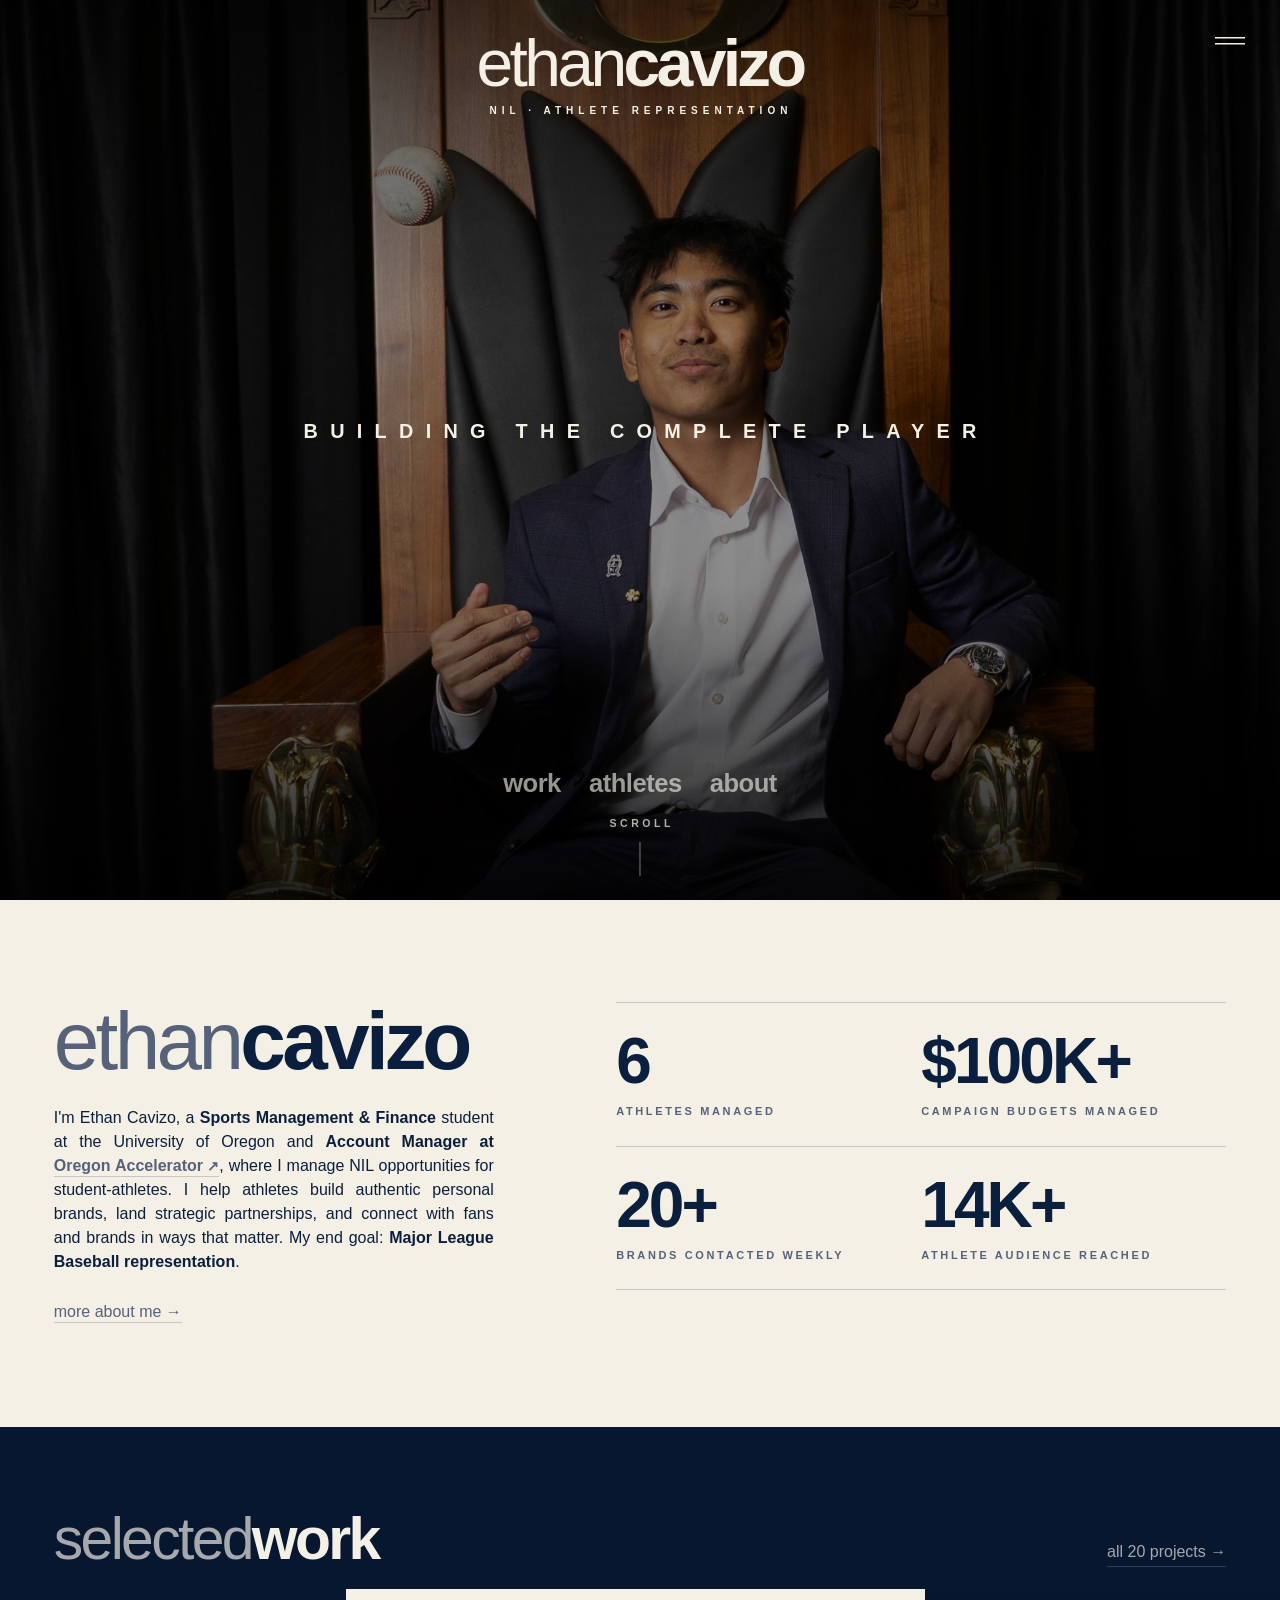
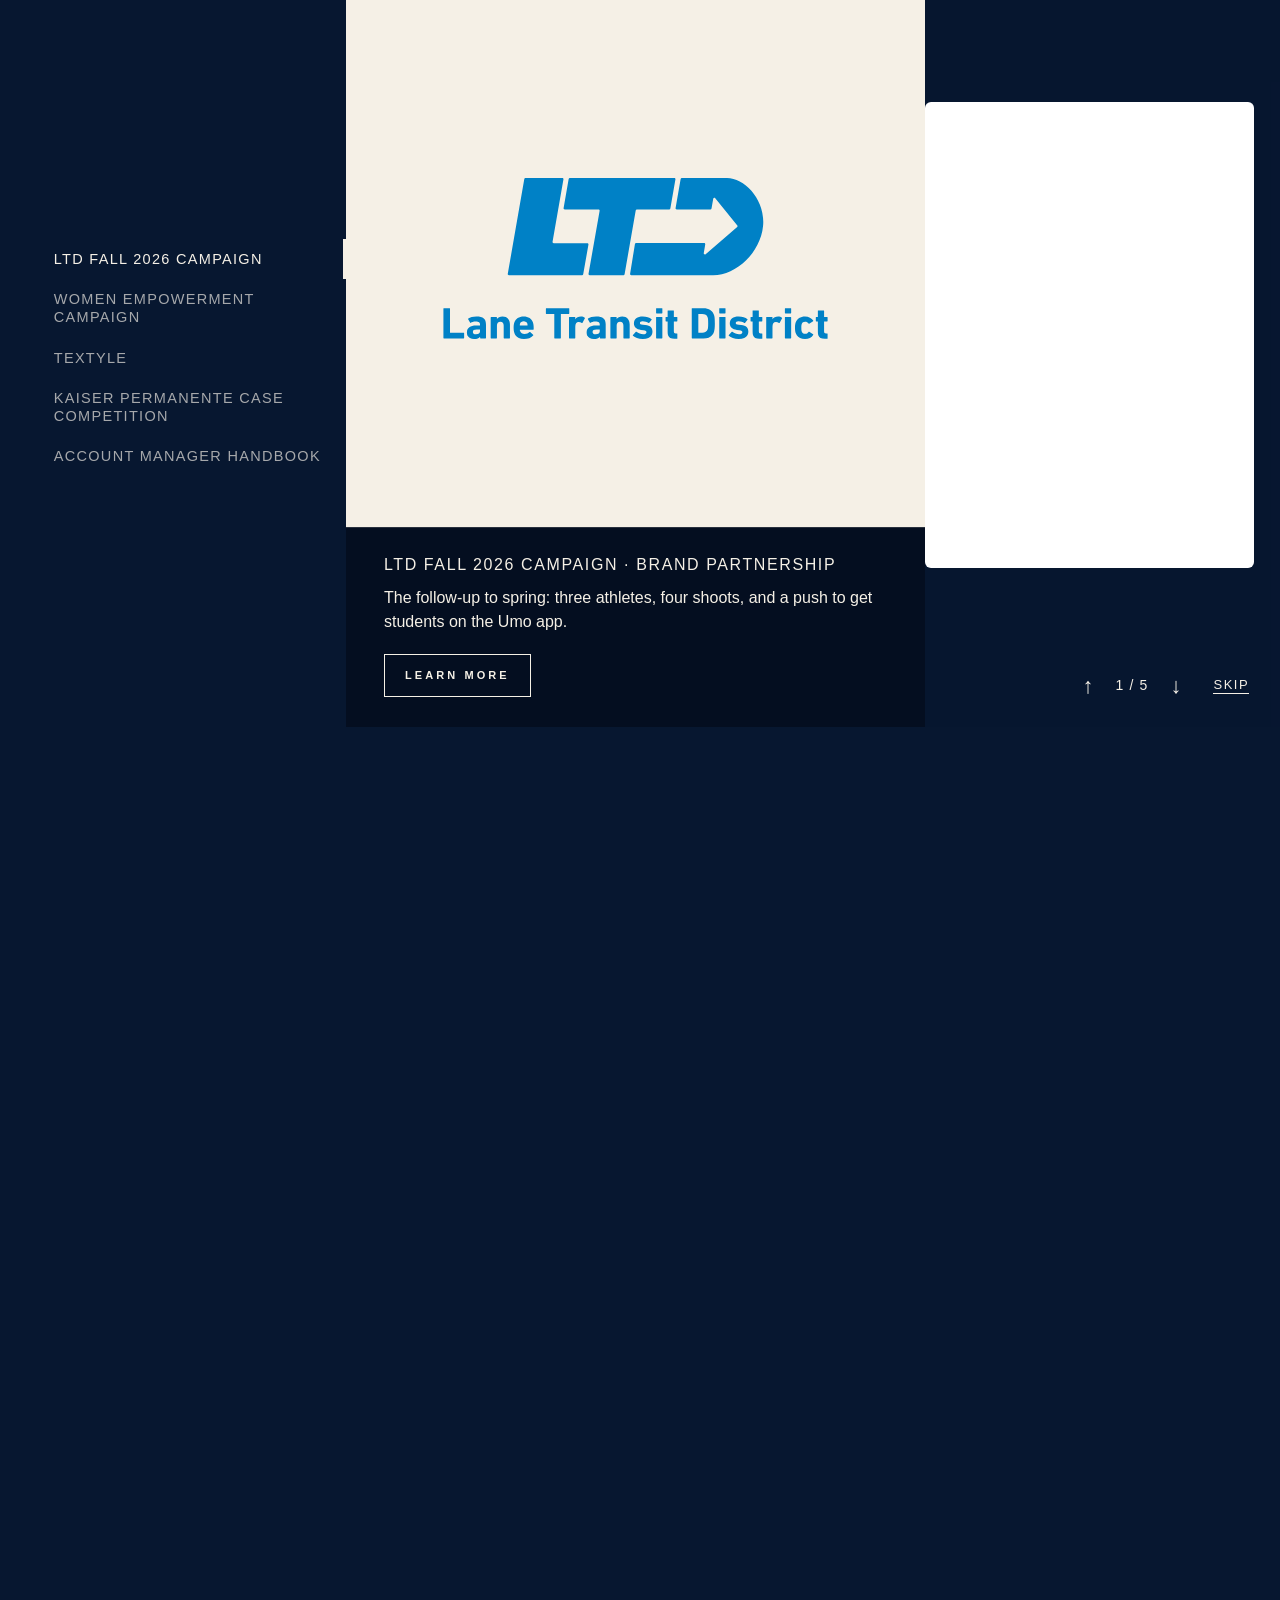
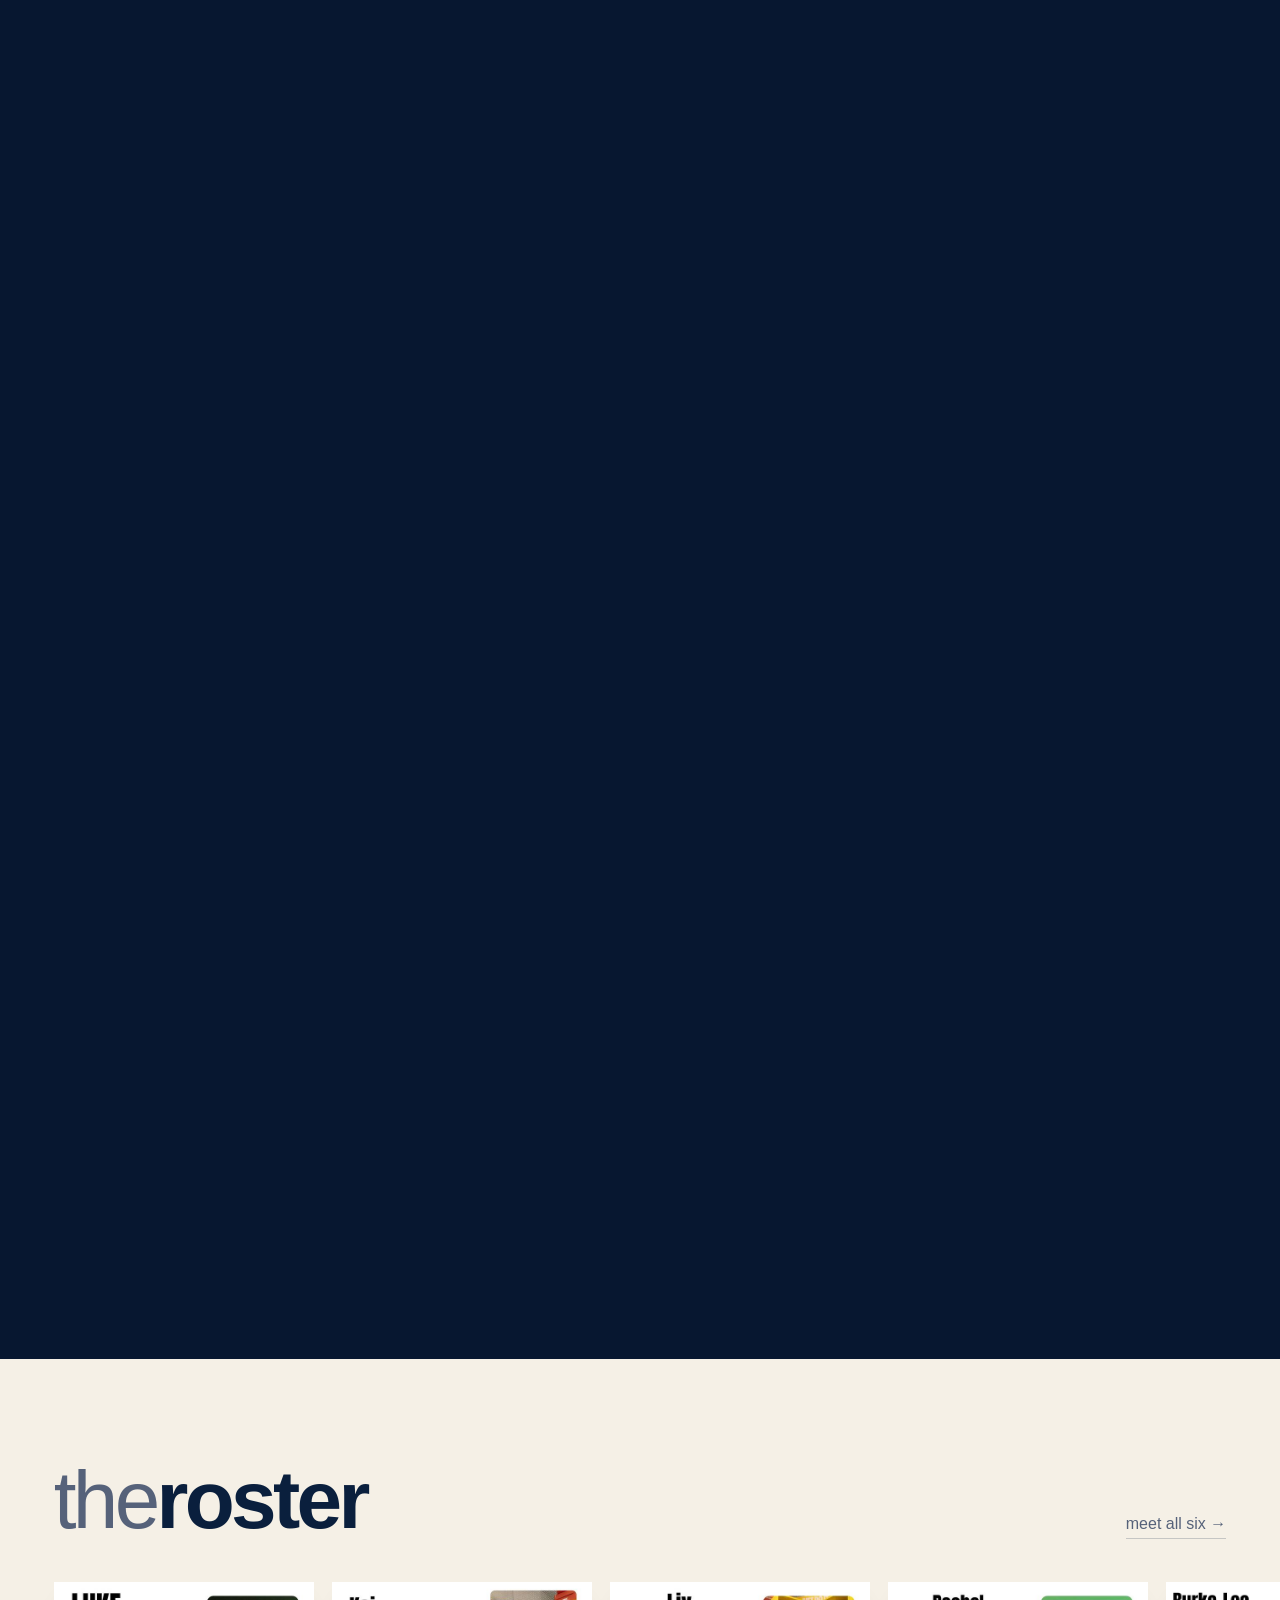
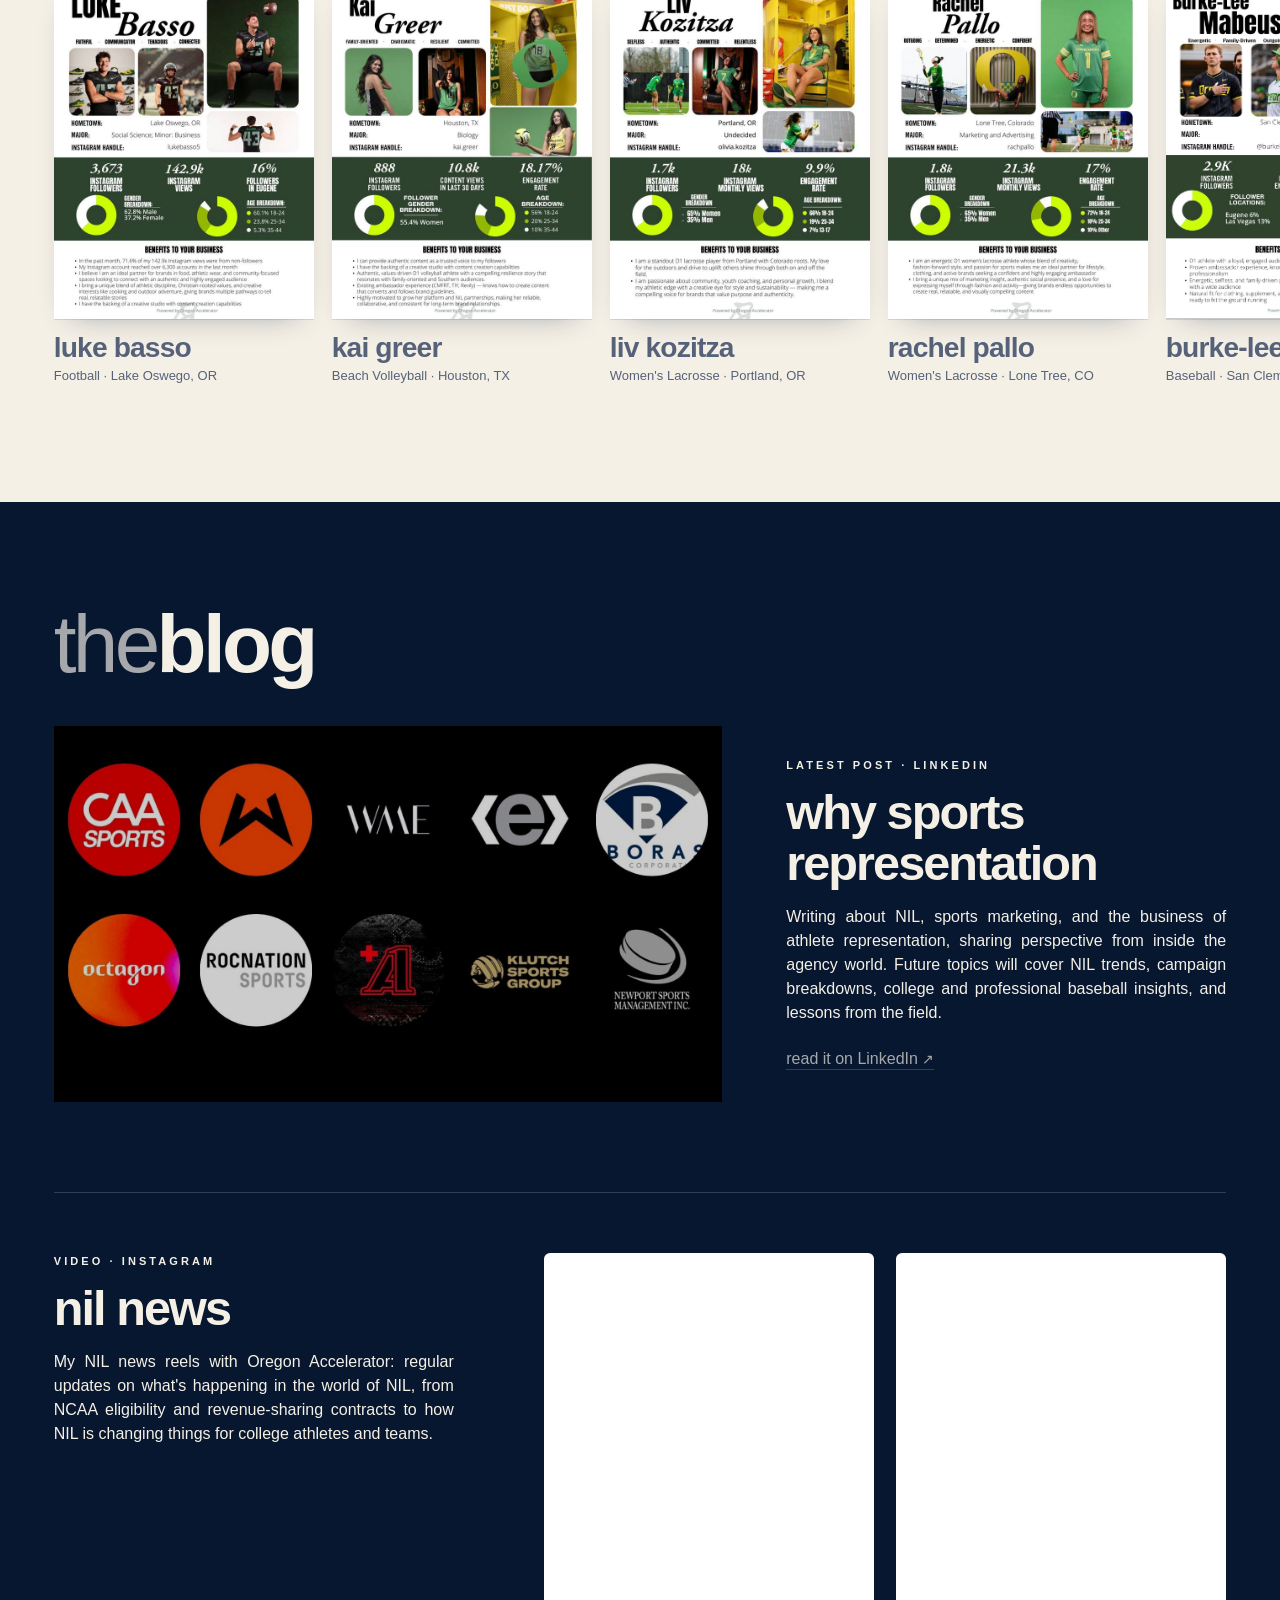
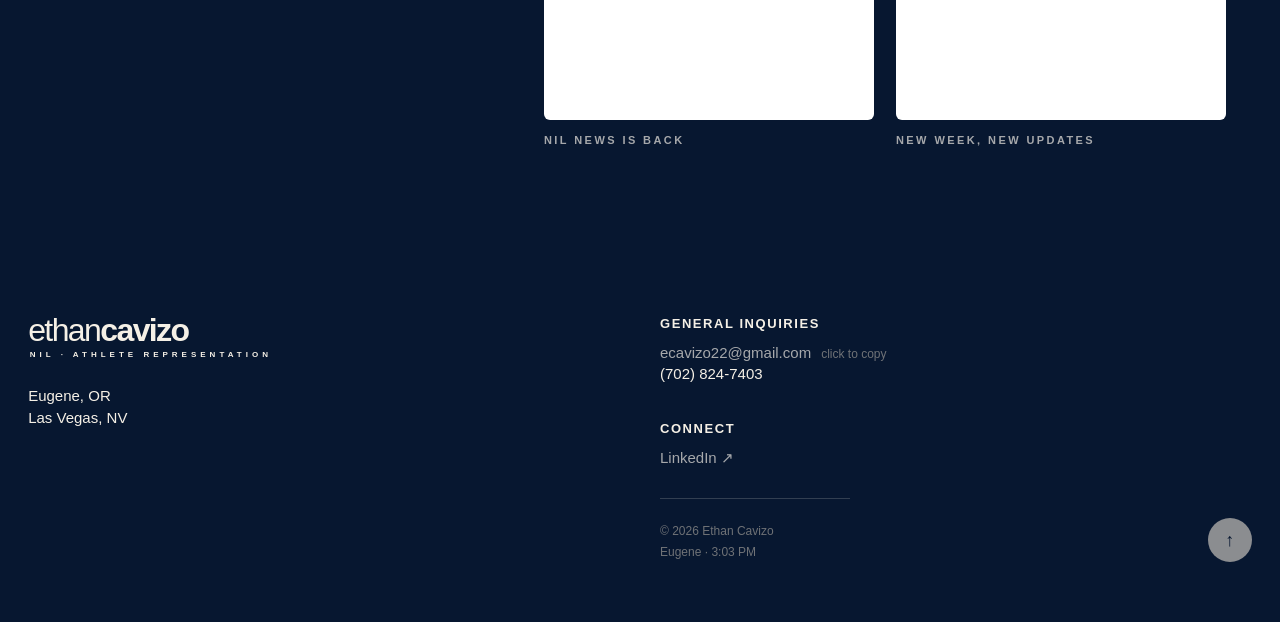
<file: index.html>
<!DOCTYPE html>
<html lang="en">
<head>
<meta charset="UTF-8">
<meta name="viewport" content="width=device-width, initial-scale=1.0">
<title>Ethan Cavizo | NIL & Athlete Representation</title>
<meta name="description" content="Ethan Cavizo is an Account Manager at Oregon Accelerator, managing NIL partnerships for University of Oregon student-athletes.">
<link rel="stylesheet" href="css/style.css?v=48">
</head>
<body data-page="home">

<main>
  <section class="hero">
    <img class="hero-bg" src="assets/img1.jpg" alt="Ethan Cavizo seated in the Oregon throne chair, tossing a baseball">
    <div class="hero-brand">ethan<b>cavizo</b><small>NIL · Athlete Representation</small></div>
    <h1 class="tagline">Building the complete player</h1>
    <nav class="hero-links" aria-label="Sections">
      <a href="work.html">work</a>
      <a href="athletes.html">athletes</a>
      <a href="about.html">about</a>
    </nav>
    <a class="scroll-cue" href="#intro"><span>Scroll</span><i aria-hidden="true"></i></a>
  </section>

  <section class="sec cream" id="intro">
    <div class="wrap intro">
      <div class="rv">
        <h2 class="title">ethan<b>cavizo</b></h2>
        <p class="lede">I'm Ethan Cavizo, a <strong>Sports Management & Finance</strong> student at the University of Oregon and <strong>Account Manager at <a class="link ext" href="https://www.oregonaccelerator.com/" target="_blank" rel="noopener">Oregon Accelerator</a></strong>, where I manage NIL opportunities for student-athletes. I help athletes build authentic personal brands, land strategic partnerships, and connect with fans and brands in ways that matter. My end goal: <strong>Major League Baseball representation</strong>.</p>
        <p style="margin-top:26px"><a class="link arrow" href="about.html">more about me</a></p>
      </div>
      <div class="facts rv" aria-label="At a glance">
        <div><b>6</b><span>Athletes managed</span></div>
        <div><b>$100K+</b><span>Campaign budgets managed</span></div>
        <div><b>20+</b><span>Brands contacted weekly</span></div>
        <div><b>14K+</b><span>Athlete audience reached</span></div>
      </div>
    </div>
  </section>

  <section class="sec panel-bg">
    <div class="wrap" id="featured-wrap">
      <div class="sec-head rv">
        <h2 class="title">selected<b>work</b></h2>
        <a class="link arrow" href="work.html">all <span id="work-count"></span> projects</a>
      </div>
      <ul class="work rv" id="featured"></ul>
    </div>
    <div id="featured-host"></div>
  </section>

  <section class="sec cream">
    <div class="wrap">
      <div class="sec-head rv">
        <h2 class="title">the<b>roster</b></h2>
        <a class="link arrow" href="athletes.html">meet all six</a>
      </div>
      <div class="strip" id="roster"></div>
    </div>
  </section>

  <section class="sec panel-bg" id="writing">
    <div class="wrap">
      <div class="sec-head rv"><h2 class="title">the<b>blog</b></h2></div>
      <a class="post rv" target="_blank" rel="noopener" href="https://www.linkedin.com/posts/ethan-cavizo_why-sports-representation-ugcPost-7450748624583516161-iwSy">
        <div class="post-img"><img loading="lazy" src="assets/blog1.jpg" alt="Why Sports Representation"></div>
        <div>
          <div class="label">Latest post · LinkedIn</div>
          <h3>Why sports representation</h3>
          <p class="prose">Writing about NIL, sports marketing, and the business of athlete representation, sharing perspective from inside the agency world. Future topics will cover NIL trends, campaign breakdowns, college and professional baseball insights, and lessons from the field.</p>
          <p style="margin-top:22px"><span class="link ext">read it on LinkedIn</span></p>
        </div>
      </a>

      <div class="news rv">
        <div>
          <div class="label">Video · Instagram</div>
          <h3>NIL news</h3>
          <p class="prose">My NIL news reels with Oregon Accelerator: regular updates on what's happening in the world of NIL, from NCAA eligibility and revenue-sharing contracts to how NIL is changing things for college athletes and teams.</p>
        </div>
        <div class="reels">
          <figure class="reel">
            <div class="st-crop"><iframe loading="lazy" src="https://www.instagram.com/reel/DfA6-dHhiUc/embed/" title="NIL news is back, on Instagram" scrolling="no" allowtransparency="true"></iframe></div>
            <figcaption>NIL news is back</figcaption>
          </figure>
          <figure class="reel">
            <div class="st-crop"><iframe loading="lazy" src="https://www.instagram.com/reel/DYsXQfHvXo8/embed/" title="New week, new updates, on Instagram" scrolling="no" allowtransparency="true"></iframe></div>
            <figcaption>New week, new updates</figcaption>
          </figure>
        </div>
      </div>
    </div>
  </section>
</main>

<script src="js/data.js?v=48"></script>
<script src="js/site.js?v=48"></script>
</body>
</html>
</file>
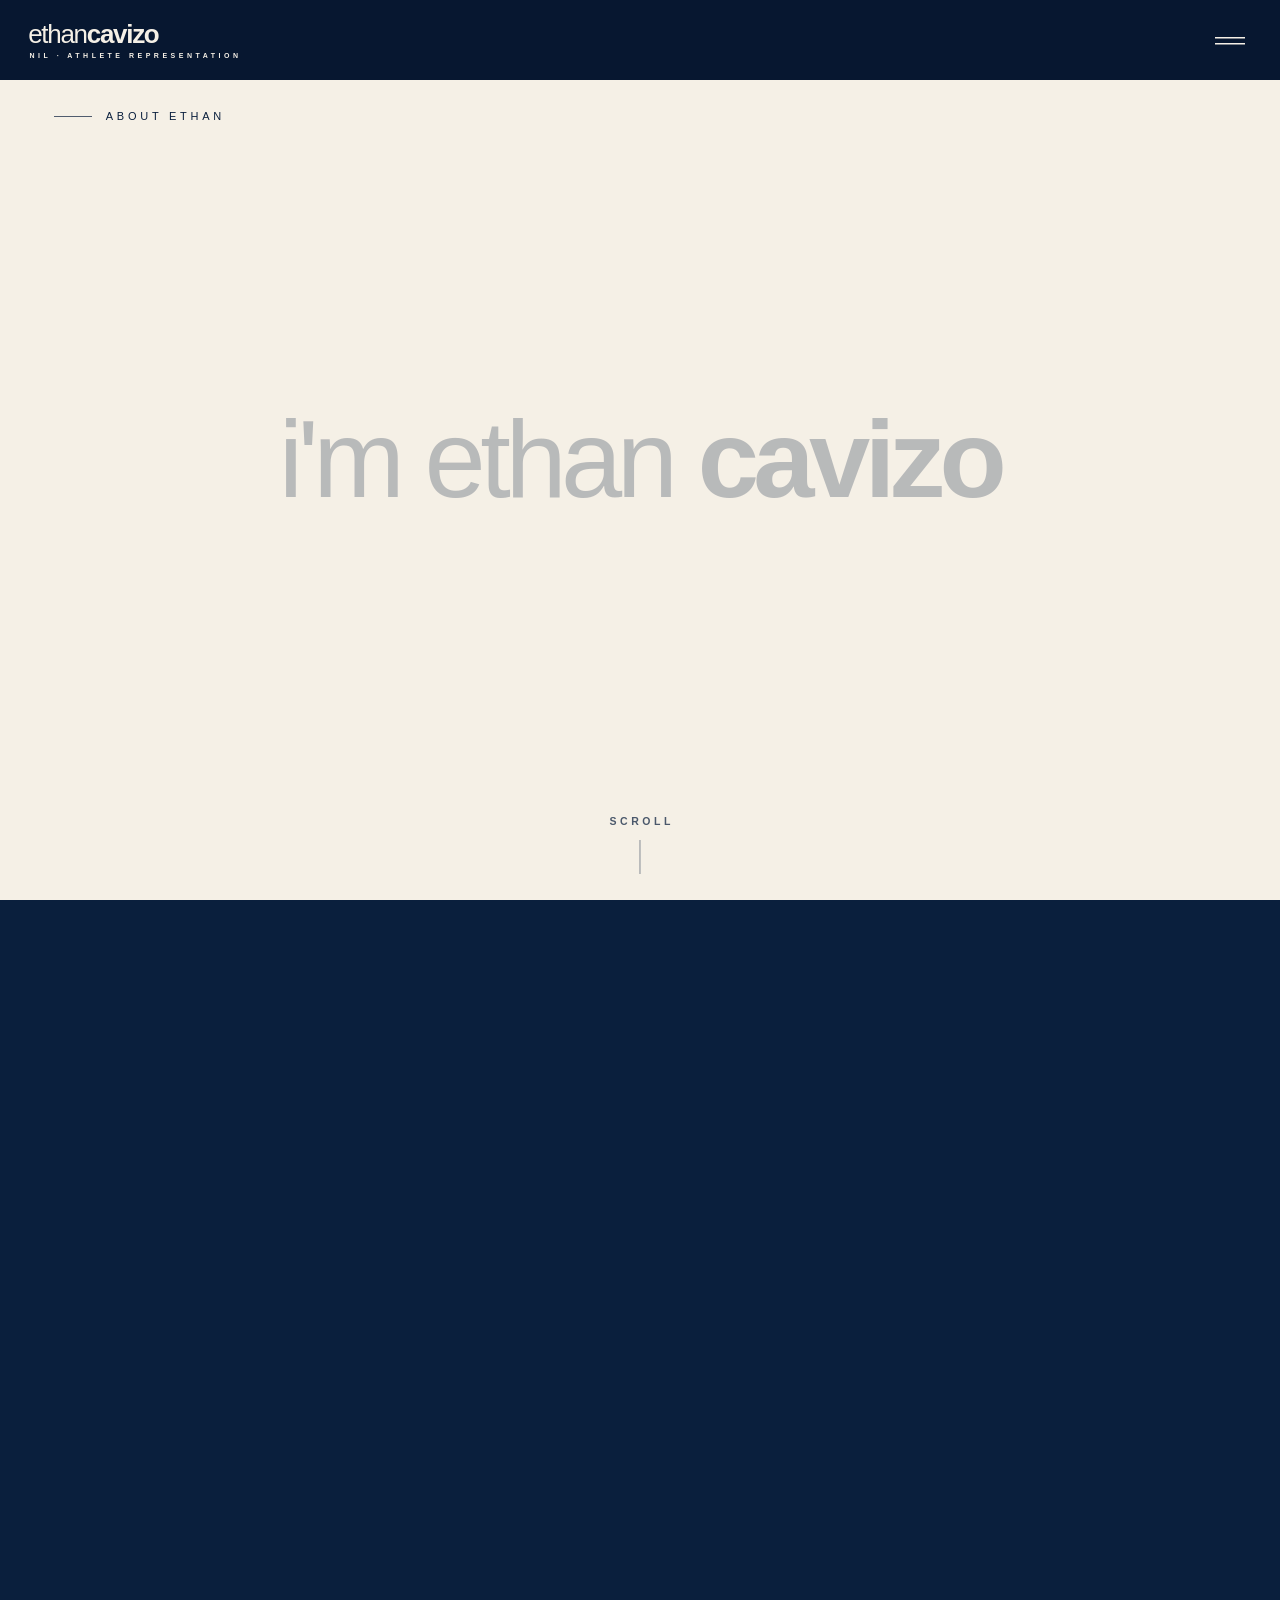
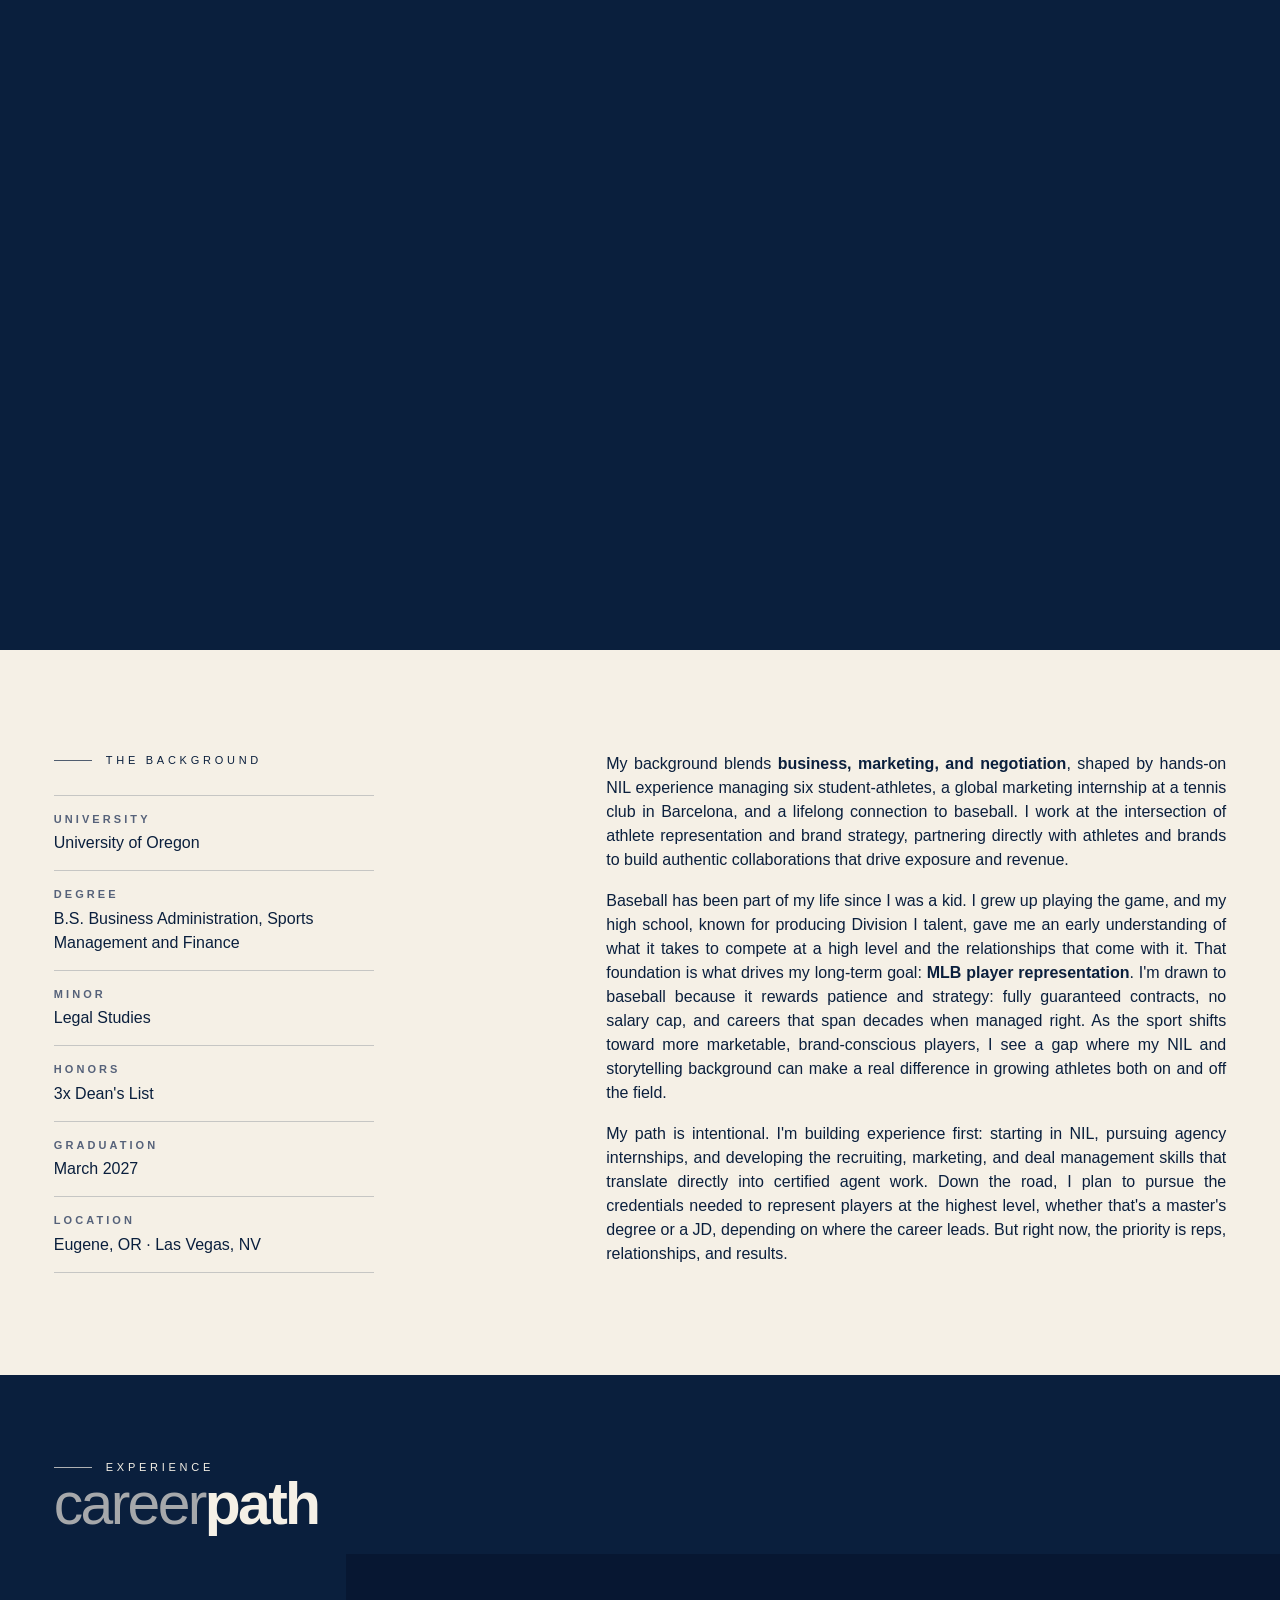
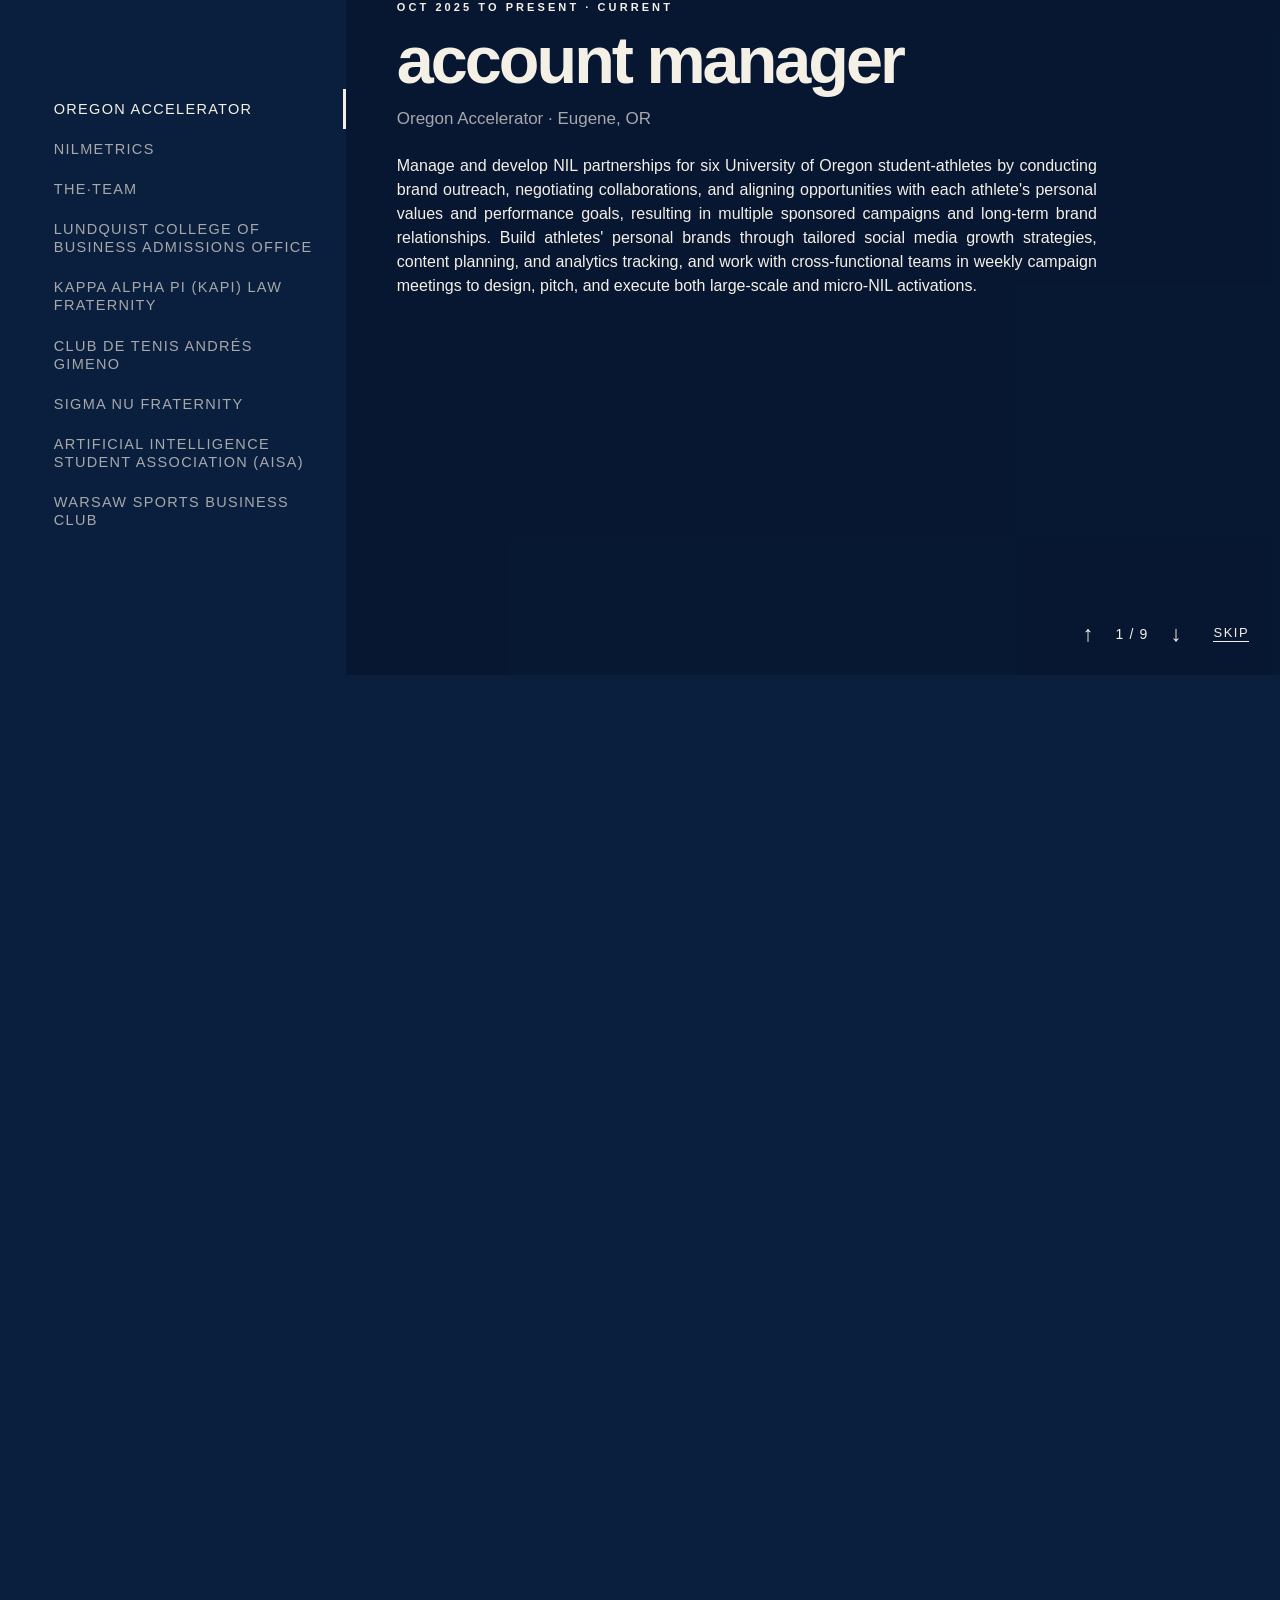
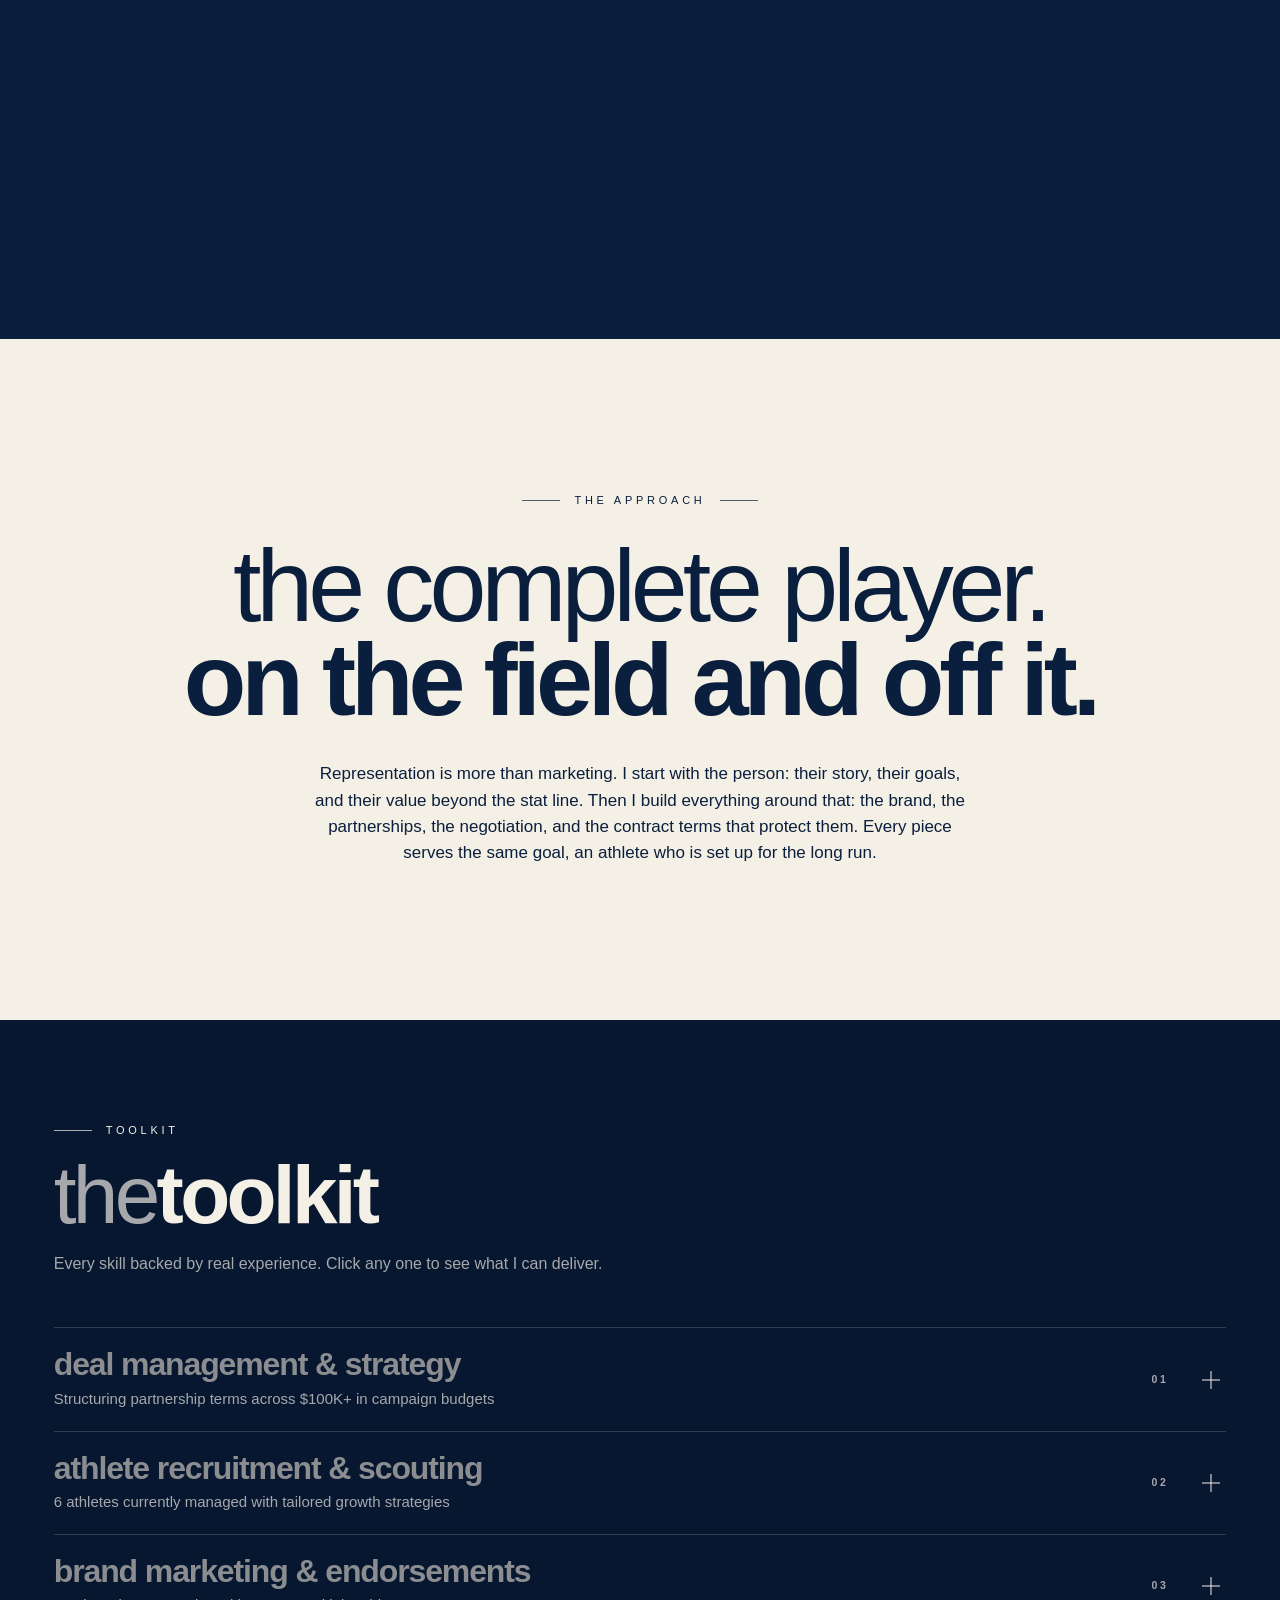
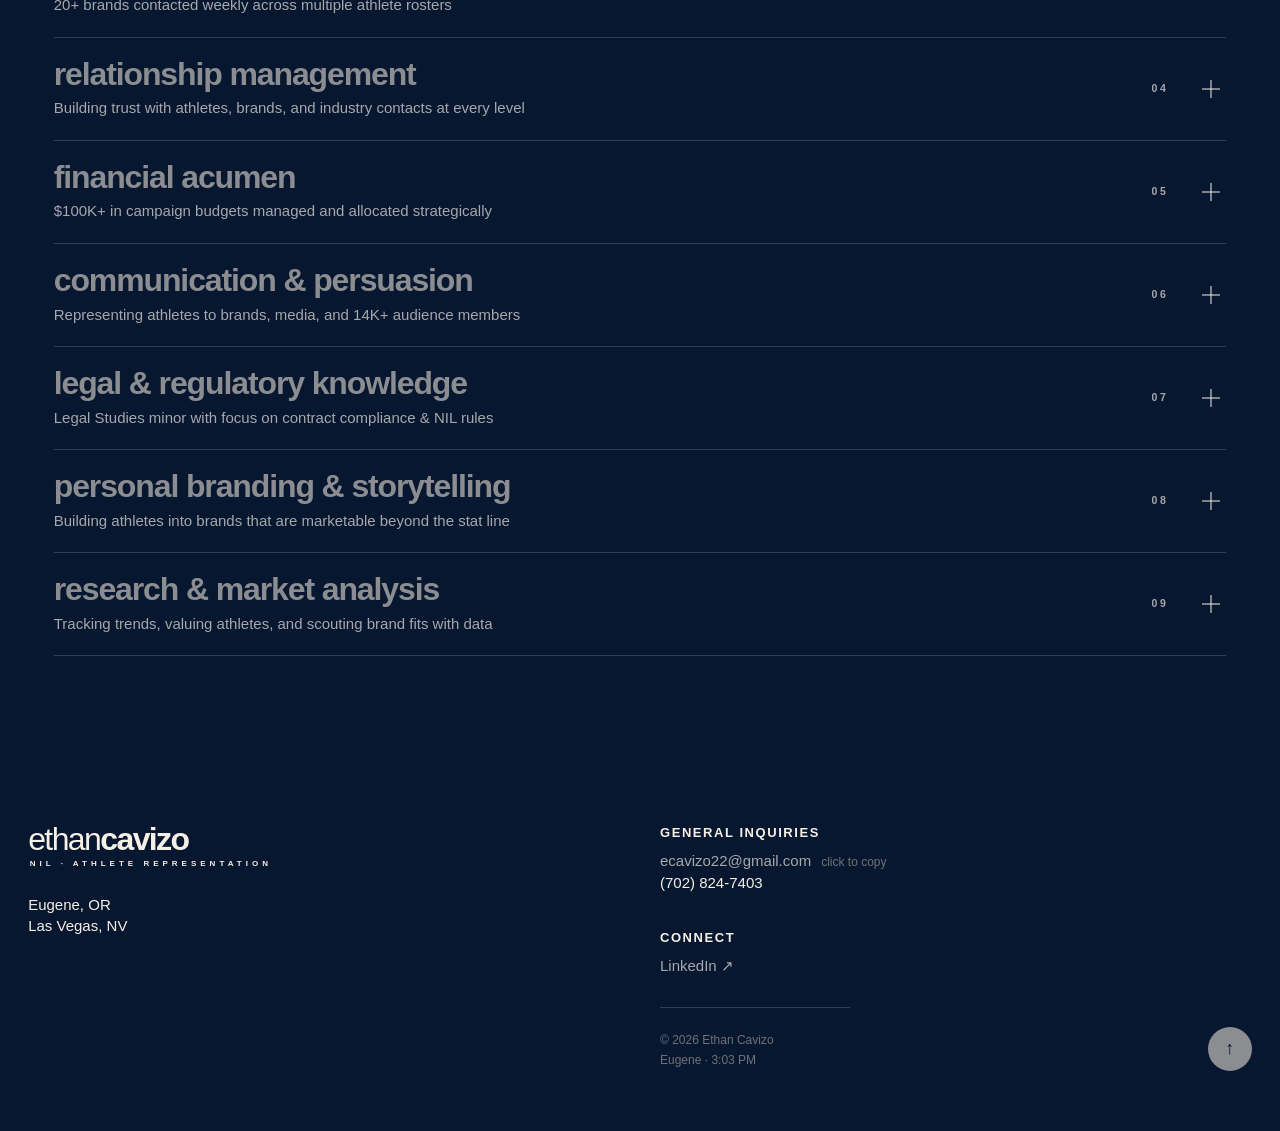
<file: about.html>
<!DOCTYPE html>
<html lang="en">
<head>
<meta charset="UTF-8">
<meta name="viewport" content="width=device-width, initial-scale=1.0">
<title>About | Ethan Cavizo</title>
<meta name="description" content="Background, experience and toolkit of Ethan Cavizo: NIL, brand partnerships and a path toward MLB player representation.">
<link rel="stylesheet" href="css/style.css?v=48">
</head>
<body data-page="about">

<main>
  <!-- pinned intro: statement, then headline + numbers -->
  <section class="pin" id="intro">
    <div class="pin-stage cream">
      <div class="eyebrow">About Ethan</div>
      <div class="pin-a" aria-hidden="true">i'm ethan <b>cavizo</b></div>
      <div class="pin-b">
        <h1>committed to the athlete. <b>a&nbsp;student of the industry.</b></h1>
        <p>My background blends business, marketing, and negotiation, shaped by hands-on NIL experience managing six student-athletes, a global marketing internship at a tennis club in Barcelona, and a lifelong connection to baseball.</p>
        <div class="rule-label">At a glance</div>
        <div class="counters">
          <div><b data-count="6">6</b><span>Athletes managed</span></div>
          <div><b data-count="$100K+">$100K+</b><span>Campaign budgets managed</span></div>
          <div><b data-count="20+">20+</b><span>Brands contacted weekly</span></div>
          <div><b data-count="14K+">14K+</b><span>Athlete audience reached</span></div>
        </div>
      </div>
      <a class="scroll-cue" href="#background"><span>Scroll</span><i aria-hidden="true"></i></a>
    </div>
  </section>

  <section class="sec cream" id="background">
    <div class="wrap story">
      <div>
        <div class="eyebrow">The background</div>
        <dl class="details">
          <div><dt>University</dt><dd>University of Oregon</dd></div>
          <div><dt>Degree</dt><dd>B.S. Business Administration, Sports Management and Finance</dd></div>
          <div><dt>Minor</dt><dd>Legal Studies</dd></div>
          <div><dt>Honors</dt><dd>3x Dean's List</dd></div>
          <div><dt>Graduation</dt><dd>March 2027</dd></div>
          <div><dt>Location</dt><dd>Eugene, OR · Las Vegas, NV</dd></div>
        </dl>
      </div>
      <div class="prose rv">
        <p>My background blends <strong>business, marketing, and negotiation</strong>, shaped by hands-on NIL experience managing six student-athletes, a global marketing internship at a tennis club in Barcelona, and a lifelong connection to baseball. I work at the intersection of athlete representation and brand strategy, partnering directly with athletes and brands to build authentic collaborations that drive exposure and revenue.</p>
        <p>Baseball has been part of my life since I was a kid. I grew up playing the game, and my high school, known for producing Division I talent, gave me an early understanding of what it takes to compete at a high level and the relationships that come with it. That foundation is what drives my long-term goal: <strong>MLB player representation</strong>. I'm drawn to baseball because it rewards patience and strategy: fully guaranteed contracts, no salary cap, and careers that span decades when managed right. As the sport shifts toward more marketable, brand-conscious players, I see a gap where my NIL and storytelling background can make a real difference in growing athletes both on and off the field.</p>
        <p>My path is intentional. I'm building experience first: starting in NIL, pursuing agency internships, and developing the recruiting, marketing, and deal management skills that translate directly into certified agent work. Down the road, I plan to pursue the credentials needed to represent players at the highest level, whether that's a master's degree or a JD, depending on where the career leads. But right now, the priority is reps, relationships, and results.</p>
      </div>
    </div>
  </section>

  <!-- career path: scroll-through panel on wide screens, plain list on phones -->
  <section class="sec" id="experience">
    <div id="xp-host"></div>
    <div class="wrap">
      <div class="sec-top" id="xp-head"><div><div class="eyebrow">Experience</div><h2 class="title">career<b>path</b></h2></div></div>
      <ol class="xp">
        <li>
          <time>Oct 2025 to present</time>
          <div>
            <h3>Account Manager <span class="now">Current</span></h3>
            <div class="org">Oregon Accelerator · Eugene, OR</div>
            <p>Manage and develop NIL partnerships for six University of Oregon student-athletes by conducting brand outreach, negotiating collaborations, and aligning opportunities with each athlete's personal values and performance goals, resulting in multiple sponsored campaigns and long-term brand relationships. Build athletes' personal brands through tailored social media growth strategies, content planning, and analytics tracking, and work with cross-functional teams in weekly campaign meetings to design, pitch, and execute both large-scale and micro-NIL activations.</p>
          </div>
        </li>
        <li>
          <time>Oct 2026 to present</time>
          <div>
            <h3>Account Executive <span class="now">Current</span></h3>
            <div class="org">NILmetrics · Remote</div>
            <p>Lead the sales side of the business: prospecting target customers, running discovery calls, and delivering tailored pitches that connect the platform to each prospect's NIL goals. Negotiate pricing and package terms by structuring options around each prospect's budget and needs while defending the value behind the price. Capture objections, feature requests, and feedback from sales calls and turn them into specific recommendations for the product.</p>
          </div>
        </li>
        <li>
          <time>Jun to Aug 2026</time>
          <div>
            <h3>NIL Coordinator, Football</h3>
            <div class="org">THE·TEAM · Las Vegas, NV</div>
            <p>Sourced and vetted brand partnership opportunities for NIL and marketing deals by researching target companies and identifying alignment with athlete personas. Supported football recruiting by drafting and coordinating outreach to prospects and their families. Assisted agents with backend research and prep, including scouting college programs and compiling NFL depth charts, to inform recruiting and representation decisions.</p>
          </div>
        </li>
        <li>
          <time>Sep 2025 to present</time>
          <div>
            <h3>Lead Lundquist Ambassador <span class="now">Current</span></h3>
            <div class="org">Lundquist College of Business Admissions Office · Eugene, OR</div>
            <p>Lead campus tours and information sessions for prospective students and families, presenting on Lundquist programs, admissions pathways, and student life. Represent the college at admissions and outreach events, answering academic and career questions and sharing firsthand student experience. Work with the admissions and student engagement team on recruitment initiatives and event logistics.</p>
          </div>
        </li>
        <li>
          <time>Aug 2025 to Mar 2026</time>
          <div>
            <h3>Finance Chair, Co-VP of Finance</h3>
            <div class="org">Kappa Alpha Pi (KAPi) Law Fraternity · now Member</div>
            <p>Directed and safeguarded chapter finances by establishing the annual budget, opening and managing the organization's bank account, and monitoring all income and expenses. Streamlined dues and reimbursements, maintaining 100% collection from members. Prepared and presented detailed financial reports at meetings to support leadership decisions.</p>
          </div>
        </li>
        <li>
          <time>Jul to Aug 2025</time>
          <div>
            <h3>Marketing Team Intern</h3>
            <div class="org">Club de Tenis Andrés Gimeno · Barcelona, Spain</div>
            <p>Curated multimedia content with the Club's marketing team and analyzed performance metrics to grow Instagram and TikTok engagement. Revitalized the Club's brochures, posters, and digital graphics with the design staff for a more recognizable brand image. Facilitated event promotion and sponsor outreach using social media campaigns, targeted emails, and SEO tactics.</p>
          </div>
        </li>
        <li>
          <time>Member</time>
          <div>
            <h3>Brother</h3>
            <div class="org">Sigma Nu Fraternity</div>
            <p>Active member of Sigma Nu, developing leadership, brotherhood, and professional networking skills within a values-driven fraternity community.</p>
          </div>
        </li>
        <li>
          <time>Member</time>
          <div>
            <h3>Member</h3>
            <div class="org">Artificial Intelligence Student Association (AISA)</div>
            <p>Exploring the intersection of artificial intelligence and the sports industry, staying current on emerging technologies that are reshaping athlete analytics, fan engagement, and brand strategy.</p>
          </div>
        </li>
        <li>
          <time>Member</time>
          <div>
            <h3>Member</h3>
            <div class="org">Warsaw Sports Business Club</div>
            <p>Member of the Warsaw Sports Business Club at the University of Oregon.</p>
          </div>
        </li>
      </ol>
    </div>
  </section>

  <!-- statement band -->
  <section class="band cream" id="approach">
    <div class="wrap">
      <div class="eyebrow">The approach</div>
      <h2>the complete player. <b>on the field and off it.</b></h2>
      <p>Representation is more than marketing. I start with the person: their story, their goals, and their value beyond the stat line. Then I build everything around that: the brand, the partnerships, the negotiation, and the contract terms that protect them. Every piece serves the same goal, an athlete who is set up for the long run.</p>
    </div>
  </section>

  <section class="sec panel-bg" id="toolkit">
    <div class="wrap">
      <div class="sec-top rv">
        <div class="eyebrow">Toolkit</div>
        <h2 class="title">the<b>toolkit</b></h2>
        <p>Every skill backed by real experience. Click any one to see what I can deliver.</p>
      </div>
      <ul class="work acc">
        <li><button class="row" aria-expanded="false"><div><h3>Deal management & strategy</h3><p>Structuring partnership terms across $100K+ in campaign budgets</p></div><span class="tag">01</span><span class="pm" aria-hidden="true"></span></button><div class="panel"><div><div class="panel-in"><div class="prose">I manage brand deals on behalf of student-athletes, from initial outreach to final terms. This includes scoping deliverables, setting compensation, aligning timelines, and ensuring every deal reflects the athlete's <strong>personal brand and values</strong>. At Oregon Accelerator, I've learned that the best deals aren't just about the dollar amount. They're about building partnerships that both sides want to repeat.</div></div></div></div></li>
        <li><button class="row" aria-expanded="false"><div><h3>Athlete recruitment & scouting</h3><p>6 athletes currently managed with tailored growth strategies</p></div><span class="tag">02</span><span class="pm" aria-hidden="true"></span></button><div class="panel"><div><div class="panel-in"><div class="prose">I identify and evaluate student-athletes based on their <strong>marketability, audience engagement, and brand potential</strong>, not just their stats. Growing up playing baseball and attending a high school known for producing D1 talent gave me an early eye for what makes an athlete compelling to brands. I assess social metrics, content quality, and personal narrative to build a roster of athletes I can genuinely grow.</div></div></div></div></li>
        <li><button class="row" aria-expanded="false"><div><h3>Brand marketing & endorsements</h3><p>20+ brands contacted weekly across multiple athlete rosters</p></div><span class="tag">03</span><span class="pm" aria-hidden="true"></span></button><div class="panel"><div><div class="panel-in"><div class="prose">I run outreach to local and national brands, pitching athlete partnerships that are <strong>authentic and results-driven</strong>. This means researching brand fit, crafting personalized pitch decks, and following up persistently. I've activated campaigns with brands like Cluckin Dog, IGYB, and BCKR, each tailored to the athlete's audience and the brand's goals. My Barcelona internship added an international marketing lens to this skillset.</div></div></div></div></li>
        <li><button class="row" aria-expanded="false"><div><h3>Relationship management</h3><p>Building trust with athletes, brands, and industry contacts at every level</p></div><span class="tag">04</span><span class="pm" aria-hidden="true"></span></button><div class="panel"><div><div class="panel-in"><div class="prose">Representation is a relationship business. I invest time in understanding each athlete's goals, values, and personality, then I become their advocate. With brands, I focus on <strong>long-term partnerships over one-off deals</strong>. I maintain consistent communication, deliver on promises, and make sure every interaction builds credibility for the athlete and for me. This extends to my network of D1 athletes, coaches, and industry professionals I've built over the years.</div></div></div></div></li>
        <li><button class="row" aria-expanded="false"><div><h3>Financial acumen</h3><p>$100K+ in campaign budgets managed and allocated strategically</p></div><span class="tag">05</span><span class="pm" aria-hidden="true"></span></button><div class="panel"><div><div class="panel-in"><div class="prose">As Co-VP of Finance for KAPi and an Account Manager handling real budgets, I understand how money moves in organizations. I manage campaign budgets, track ROI on partnerships, and ensure athletes are <strong>compensated fairly</strong> for their value. My Finance major gives me the analytical foundation, while hands-on budget management at Oregon Accelerator gives me the practical edge. I'm drawn to baseball specifically because fully guaranteed contracts and no salary cap reward agents who think long-term.</div></div></div></div></li>
        <li><button class="row" aria-expanded="false"><div><h3>Communication & persuasion</h3><p>Representing athletes to brands, media, and 14K+ audience members</p></div><span class="tag">06</span><span class="pm" aria-hidden="true"></span></button><div class="panel"><div><div class="panel-in"><div class="prose">Whether I'm pitching a brand on a partnership, leading campus tours as a Lundquist Ambassador, or presenting campaign results to stakeholders, <strong>clear, confident communication</strong> is at the center of everything I do. I know how to frame value, read a room, and adapt my message to the audience. As a Lead Lundquist Ambassador, I've sharpened my public speaking and storytelling skills in high-stakes settings with prospective students and their families.</div></div></div></div></li>
        <li><button class="row" aria-expanded="false"><div><h3>Legal & regulatory knowledge</h3><p>Legal Studies minor with focus on contract compliance & NIL rules</p></div><span class="tag">07</span><span class="pm" aria-hidden="true"></span></button><div class="panel"><div><div class="panel-in"><div class="prose">My Legal Studies minor gives me a working understanding of <strong>contract law, compliance, and regulatory frameworks</strong> that govern athlete representation. I stay current on NCAA NIL policies, state-level regulations, and the evolving legal landscape around athlete compensation. This foundation will be critical as I move toward agent certification, and potentially a JD, to represent players at the professional level.</div></div></div></div></li>
        <li><button class="row" aria-expanded="false"><div><h3>Personal branding & storytelling</h3><p>Building athletes into brands that are marketable beyond the stat line</p></div><span class="tag">08</span><span class="pm" aria-hidden="true"></span></button><div class="panel"><div><div class="panel-in"><div class="prose">Branding is one part of building <strong>the complete player</strong>. I focus on uncovering what makes each athlete unique (their background, personality, interests, and values) then translate that into a brand narrative that resonates with fans and attracts sponsors. I've run creative campaigns like the Women Empowerment Campaign and Valentine's Day Event that showcase athletes as people, not just performers. When the story is right, the deals follow.</div></div></div></div></li>
        <li><button class="row" aria-expanded="false"><div><h3>Research & market analysis</h3><p>Tracking trends, valuing athletes, and scouting brand fits with data</p></div><span class="tag">09</span><span class="pm" aria-hidden="true"></span></button><div class="panel"><div><div class="panel-in"><div class="prose">I built the <strong>Outreach Tracker</strong> system at Oregon Accelerator to organize brand research, track outreach progress, and analyze response rates. I study engagement metrics, audience demographics, and market trends to determine which brands are the best fit for each athlete. I also monitor the NIL landscape and sports industry shifts, knowledge I plan to bring into blogging about baseball at the college and professional level.</div></div></div></div></li>
      </ul>
    </div>
  </section>
</main>

<script src="js/data.js?v=48"></script>
<script src="js/site.js?v=48"></script>
</body>
</html>
</file>
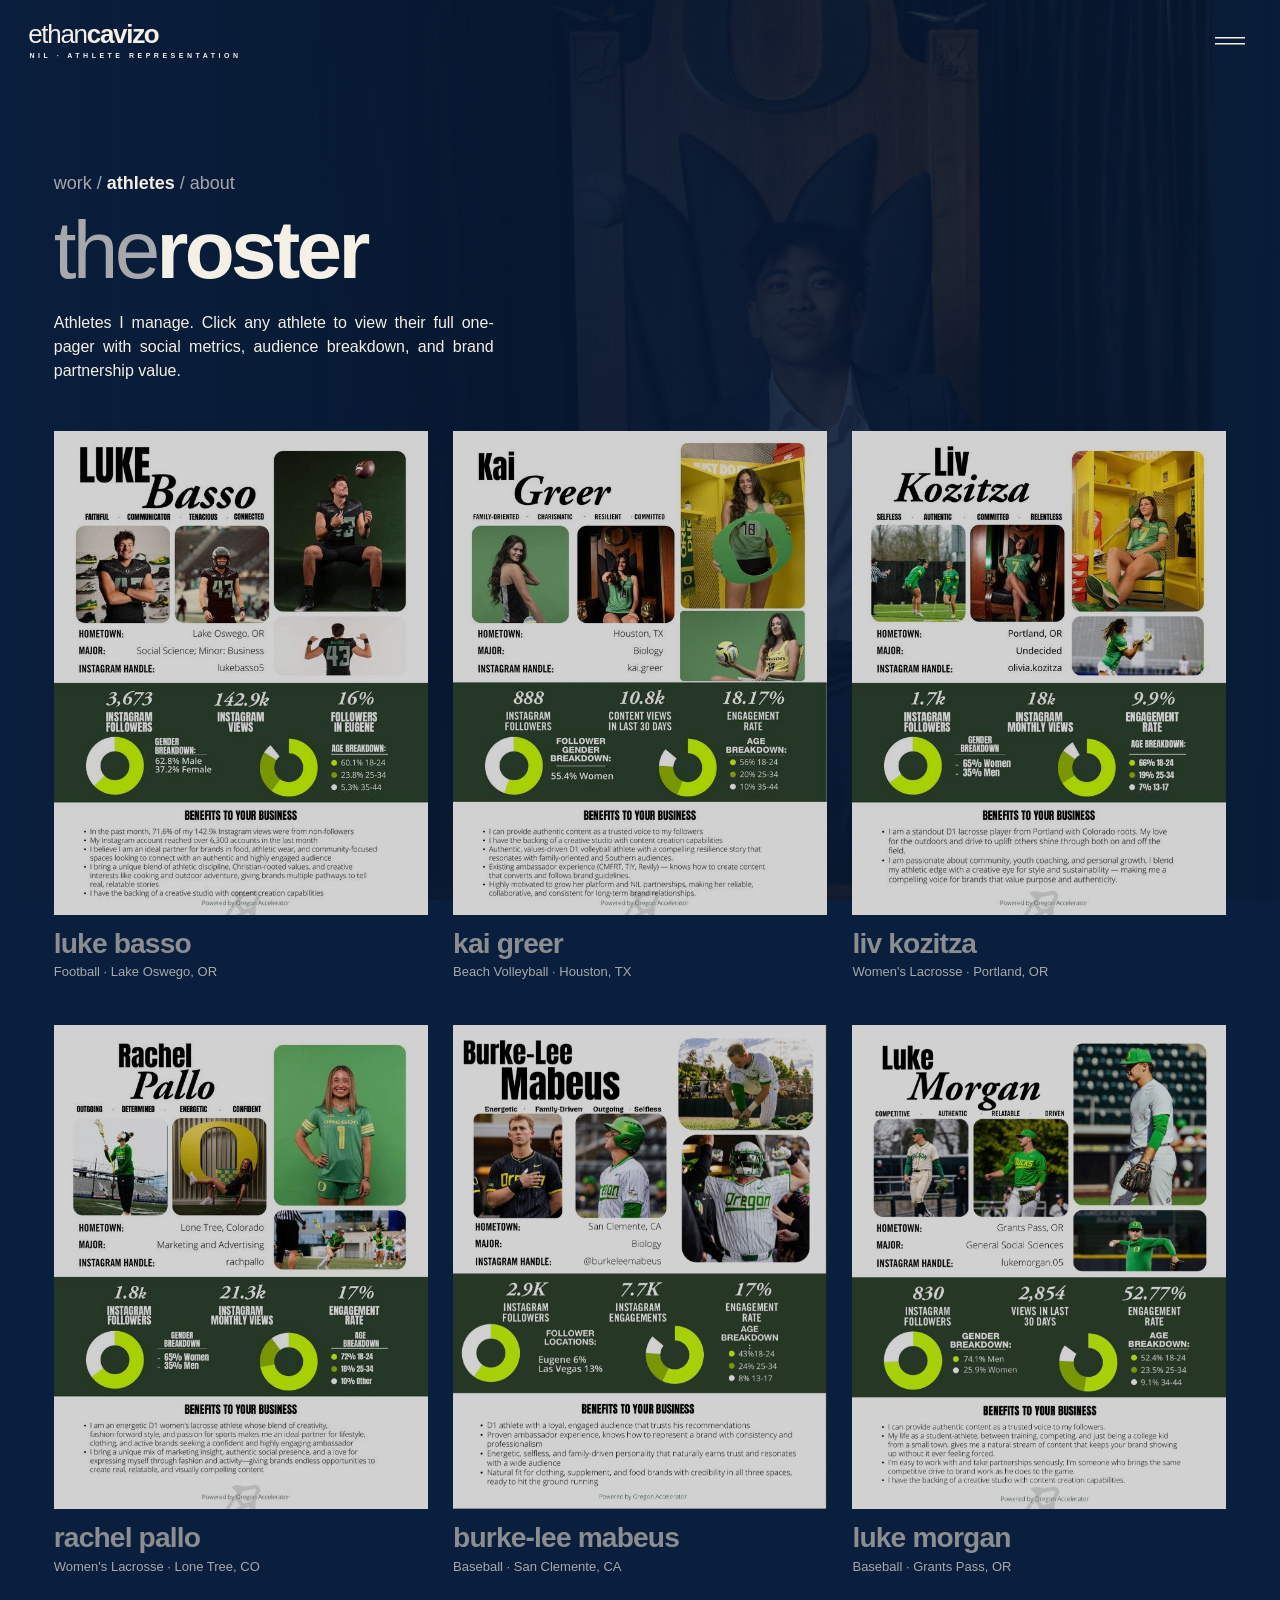
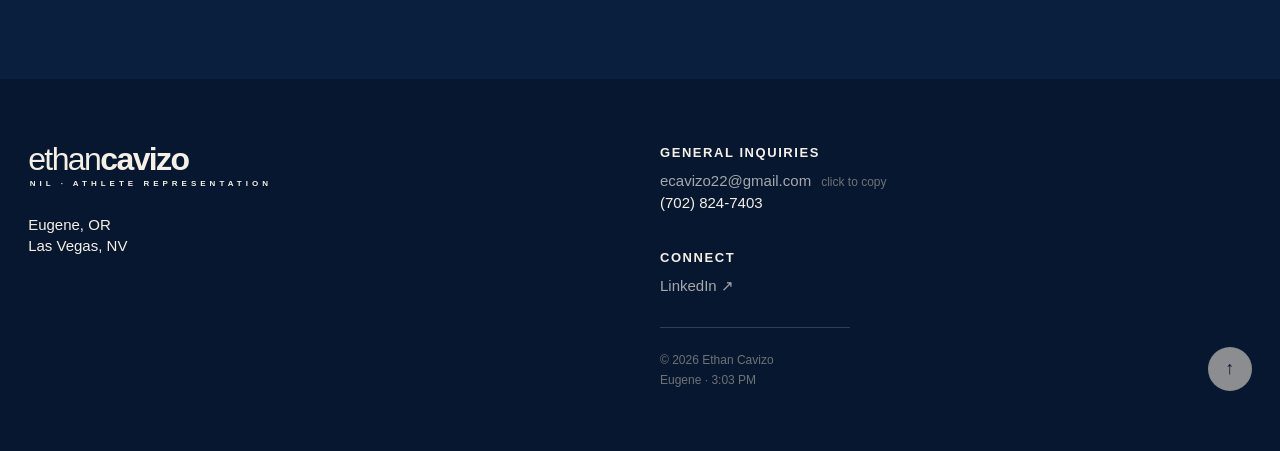
<file: athletes.html>
<!DOCTYPE html>
<html lang="en">
<head>
<meta charset="UTF-8">
<meta name="viewport" content="width=device-width, initial-scale=1.0">
<title>Athletes | Ethan Cavizo</title>
<meta name="description" content="The University of Oregon student-athletes Ethan Cavizo manages, with one-pagers covering social metrics, audience and brand fit.">
<link rel="stylesheet" href="css/style.css?v=48">
</head>
<body data-page="athletes">

<main>
  <section class="page-head">
    <div class="wrap">
      <div class="crumbs"><a href="work.html">work</a> / <a href="athletes.html" aria-current="page">athletes</a> / <a href="about.html">about</a></div>
      <h1 class="title">the<b>roster</b></h1>
      <p class="lede">Athletes I manage. Click any athlete to view their full one-pager with social metrics, audience breakdown, and brand partnership value.</p>
    </div>
  </section>

  <section class="sec" style="padding-top:12px">
    <div class="wrap">
      <div class="roster" id="roster"></div>
    </div>
  </section>
</main>

<script src="js/data.js?v=48"></script>
<script src="js/site.js?v=48"></script>
</body>
</html>
</file>
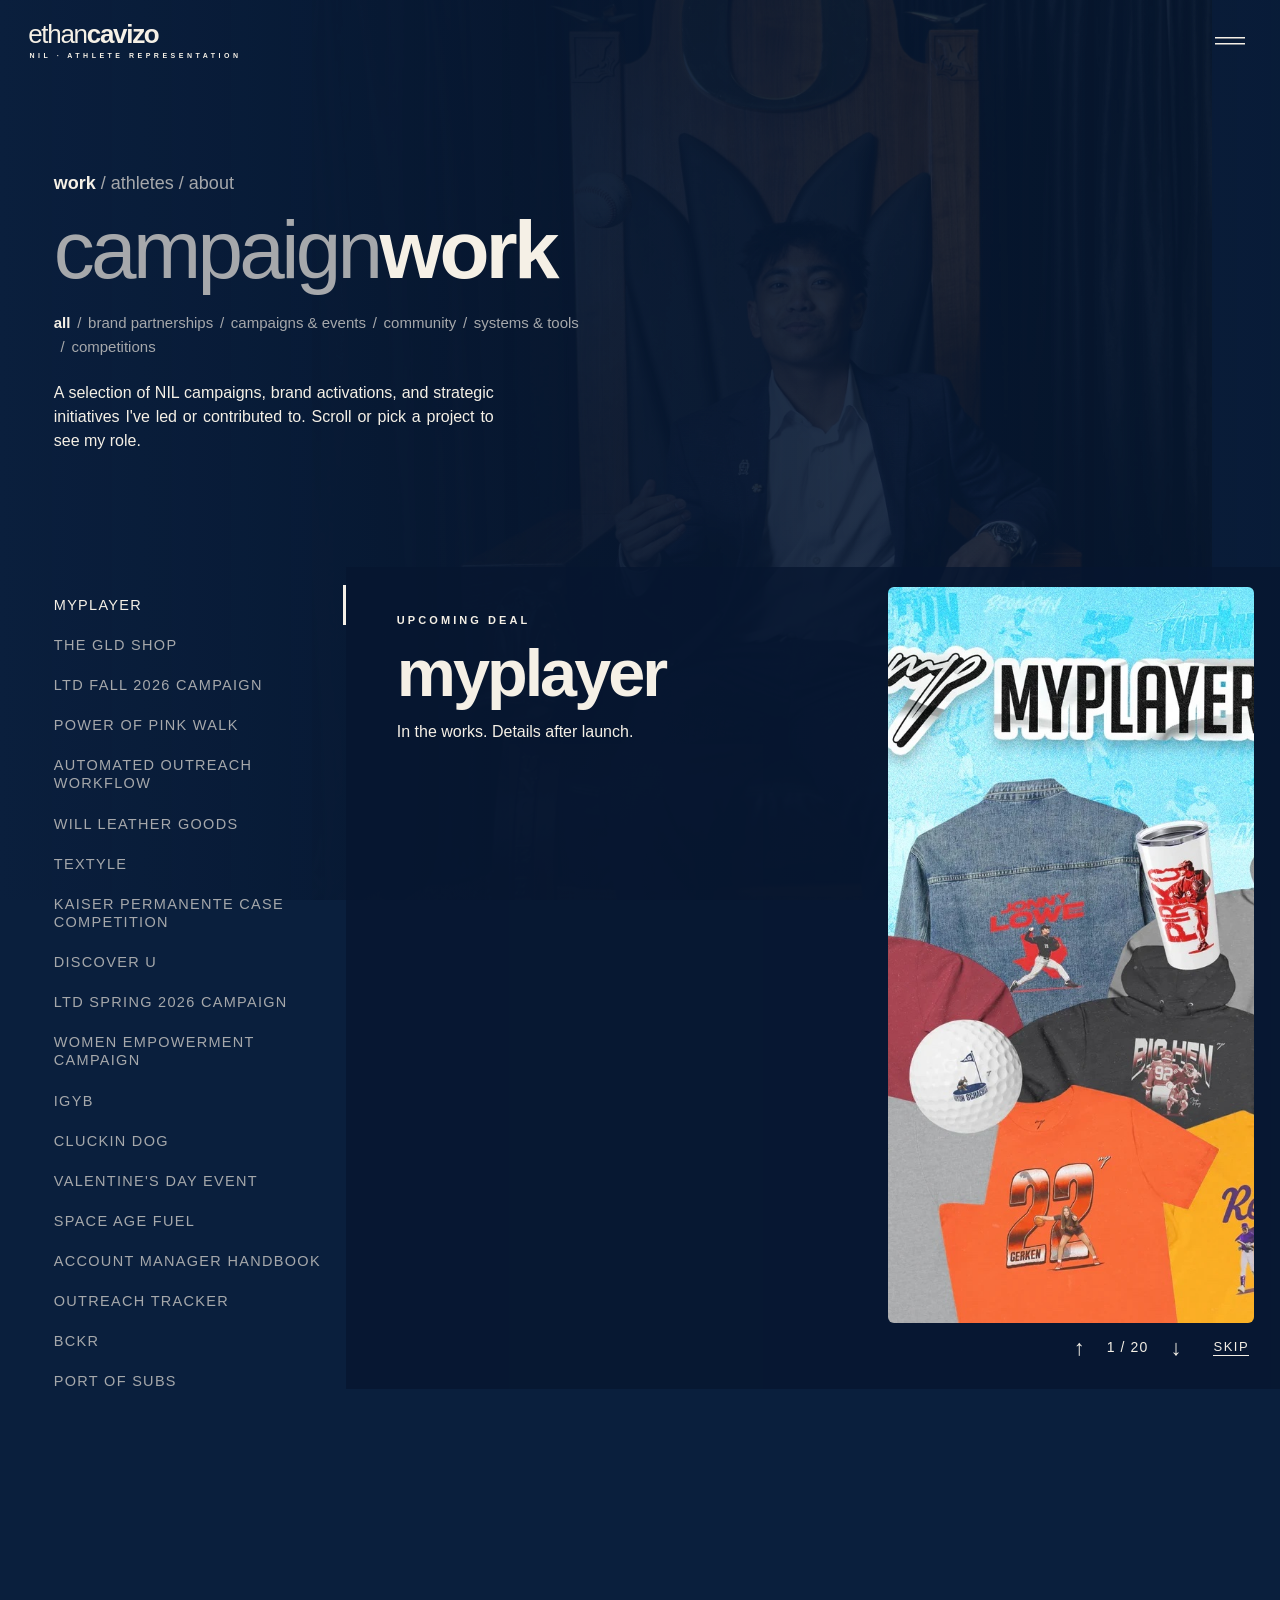
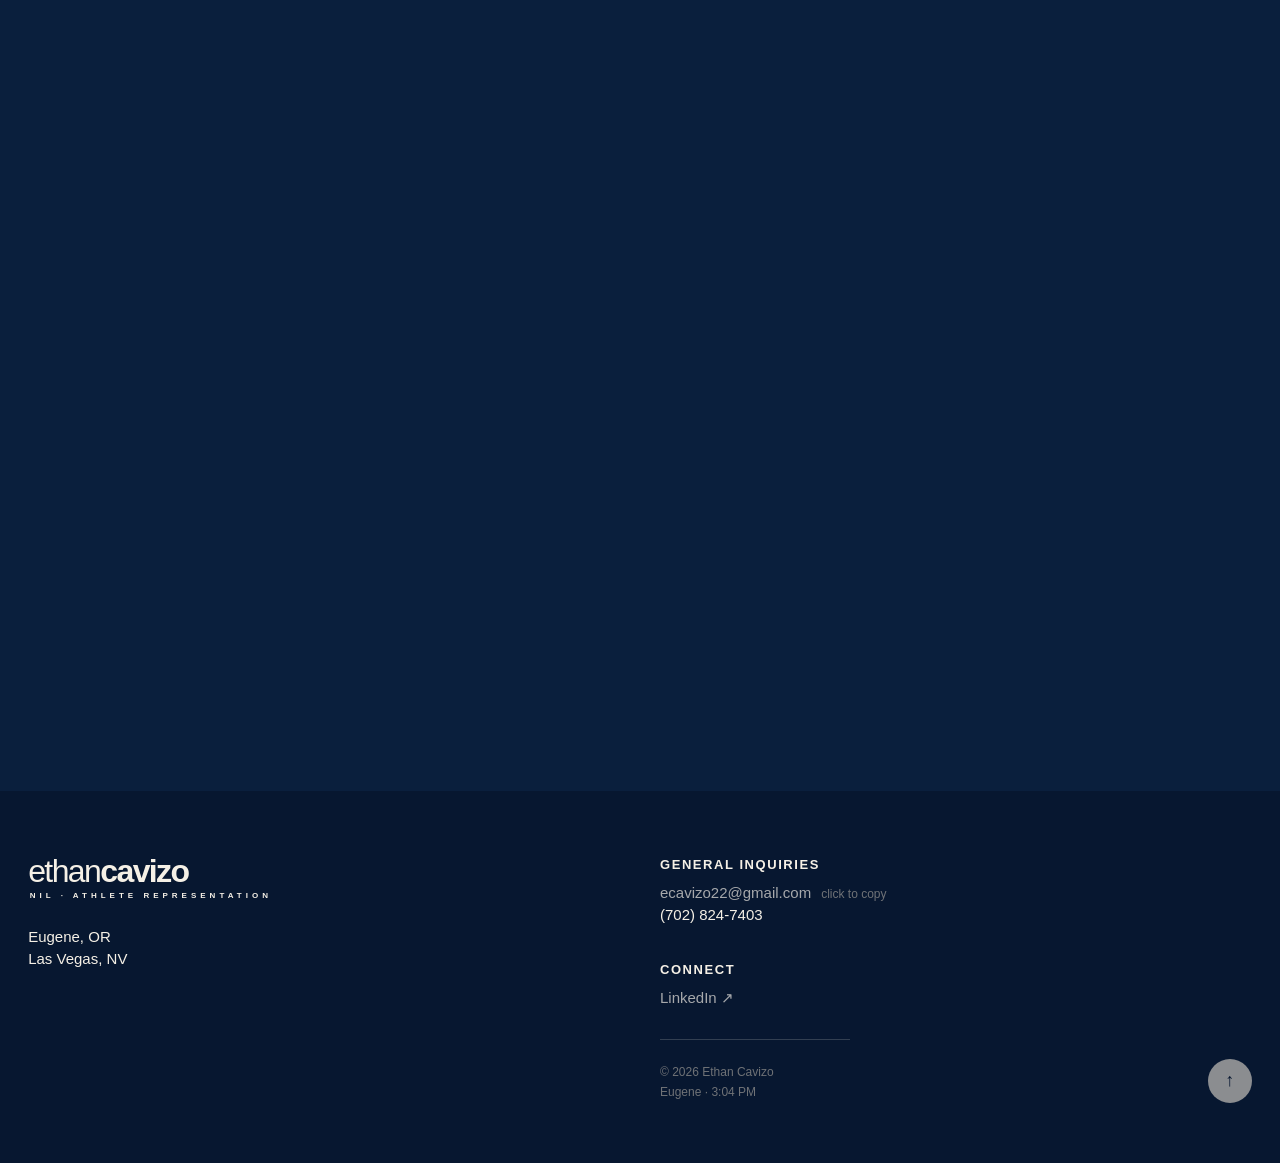
<file: work.html>
<!DOCTYPE html>
<html lang="en">
<head>
<meta charset="UTF-8">
<meta name="viewport" content="width=device-width, initial-scale=1.0">
<title>Work | Ethan Cavizo</title>
<meta name="description" content="NIL campaigns, brand partnerships, community activations and the tools Ethan Cavizo has built along the way.">
<link rel="stylesheet" href="css/style.css?v=48">
</head>
<body data-page="work">

<main>
  <section class="page-head">
    <div class="wrap">
      <div class="crumbs"><a href="work.html" aria-current="page">work</a> / <a href="athletes.html">athletes</a> / <a href="about.html">about</a></div>
      <h1 class="title">campaign<b>work</b></h1>
      <div class="filters" id="filters" role="group" aria-label="Filter projects"></div>
      <p class="lede">A selection of NIL campaigns, brand activations, and strategic initiatives I've led or contributed to. Scroll or pick a project to see my role.</p>
    </div>
  </section>

  <div id="work-host"></div>
  <section class="sec" style="padding-top:12px">
    <div class="wrap">
      <ul class="work" id="work-list"></ul>
      <p class="empty" id="work-empty" hidden>Nothing here yet.</p>
    </div>
  </section>
</main>

<script src="js/data.js?v=48"></script>
<script src="js/site.js?v=48"></script>
</body>
</html>
</file>
<file: css/style.css>
:root {
  --bg: #0A1F3D;
  --deep: #071730;
  --cream: #F5F0E6;
  --panel: #071730;
  --ink: #F5F0E6;
  --grey: #a6a8ab;
  --dim: #6f7276;
  --line: rgba(245, 240, 230, .18);
  --wrap: 1320px;
  --pad: clamp(18px, 4.2vw, 64px);
  --font: "Helvetica Neue", Helvetica, Arial, sans-serif;
}

* { box-sizing: border-box; margin: 0; padding: 0; }
html { scroll-behavior: smooth; -webkit-text-size-adjust: 100%; background: var(--bg); }
body {
  background: var(--bg); color: var(--ink);
  font-family: var(--font); font-size: 16px; line-height: 1.5; font-weight: 400;
  -webkit-font-smoothing: antialiased;
}
::selection { background: var(--ink); color: var(--bg); }
img { max-width: 100%; display: block; }
a { color: inherit; text-decoration: none; }
button { font: inherit; color: inherit; background: none; border: 0; cursor: pointer; }
:focus-visible { outline: 1px solid var(--ink); outline-offset: 4px; }

.wrap { max-width: var(--wrap); margin: 0 auto; padding: 0 var(--pad); position: relative; }

/* fixed photo behind inner pages */
body:not([data-page="home"])::before {
  content: ""; position: fixed; inset: 0; z-index: 0; pointer-events: none;
  background: url(../assets/img1.jpg) 82% 18% / auto 150% no-repeat;
  opacity: .3;
}
body:not([data-page="home"])::after {
  content: ""; position: fixed; inset: 0; z-index: 0; pointer-events: none;
  background: linear-gradient(90deg, var(--bg) 0%, rgba(7, 23, 48, .86) 42%, rgba(7, 23, 48, .35) 100%);
}
main, .foot { position: relative; z-index: 1; }

/* ---------- type ---------- */
.title { font-weight: 300; font-size: clamp(42px, 6.4vw, 84px); letter-spacing: -0.045em; line-height: .95; text-transform: lowercase; color: var(--grey); }
.title b { font-weight: 700; color: var(--ink); }
h3 { font-weight: 700; letter-spacing: -0.02em; line-height: 1.05; }
.label { font-size: 11px; font-weight: 700; letter-spacing: .28em; text-transform: uppercase; color: var(--ink); }
.prose { color: var(--ink); font-size: 16px; line-height: 1.5; }
.prose p + p { margin-top: 1.05em; }
.prose strong { font-weight: 700; }
@media (min-width: 721px) { .prose, .lede { text-align: justify; } }
.lede { max-width: 440px; font-size: 16px; }

.link { color: var(--grey); border-bottom: 1px solid var(--line); padding-bottom: 2px; transition: color .2s, border-color .2s; }
.link:hover, a:hover > .link { color: var(--ink); border-color: var(--ink); }
.arrow::after { content: " \2192"; white-space: nowrap; }
.ext::after { content: " \2197"; font-size: .85em; }
.btn { display: inline-block; font-size: 11px; font-weight: 700; letter-spacing: .28em; text-transform: uppercase; padding: 15px 22px; border: 1px solid var(--ink); transition: background .2s, color .2s; }
.btn:hover { background: var(--ink); color: var(--bg); }

/* ---------- header + menu ---------- */
.site-head {
  position: fixed; top: 0; left: 0; right: 0; z-index: 70;
  display: flex; justify-content: space-between; align-items: center;
  padding: 18px clamp(16px, 2.2vw, 30px);
  transition: background .3s;
}
.site-head.scrolled { background: linear-gradient(rgba(7, 23, 48, .96) 25%, rgba(7, 23, 48, 0)); }
.brand { font-size: 26px; font-weight: 300; letter-spacing: -0.05em; line-height: 1; text-transform: lowercase; transition: opacity .3s; }
.brand b { font-weight: 700; }
.brand small, .hero-brand small, .nav-brand small { display: block; font-size: 7px; font-weight: 700; letter-spacing: .5em; text-transform: uppercase; margin-top: 5px; padding-left: .2em; }
body[data-page="home"] .site-head:not(.scrolled) .brand { opacity: 0; pointer-events: none; }
.menu-open .site-head .brand { opacity: 0 !important; }

.menu-btn { width: 44px; height: 44px; display: flex; flex-direction: column; align-items: center; justify-content: center; gap: 5px; }
.menu-btn span { display: block; width: 30px; height: 1px; background: var(--ink); box-shadow: 0 1px 0 rgba(245, 240, 230, .5); transition: transform .25s; }
.menu-open .menu-btn span:first-child { transform: translateY(3px) rotate(45deg); }
.menu-open .menu-btn span:last-child { transform: translateY(-3px) rotate(-45deg); }

.nav {
  position: fixed; inset: 0; z-index: 65; background: var(--deep); overflow-y: auto;
  padding: 34px var(--pad) 48px;
  opacity: 0; visibility: hidden; transition: opacity .3s, visibility .3s;
}
.menu-open .nav { opacity: 1; visibility: visible; }
.menu-open { overflow: hidden; }
.nav-brand { text-align: center; font-size: clamp(34px, 4.4vw, 52px); font-weight: 300; letter-spacing: -0.05em; line-height: 1; text-transform: lowercase; margin-bottom: clamp(40px, 8vh, 90px); }
.nav-brand b { font-weight: 700; }
.nav-brand small { font-size: 9px; margin-top: 9px; }
.nav-cols { display: grid; grid-template-columns: repeat(4, auto); justify-content: space-between; gap: 40px 32px; max-width: var(--wrap); margin: 0 auto; }
.nav-cols h4 { font-size: 11px; font-weight: 700; letter-spacing: .28em; text-transform: uppercase; margin-bottom: 18px; }
.nav-cols a { display: block; font-size: clamp(22px, 2.3vw, 30px); font-weight: 700; letter-spacing: -0.01em; line-height: 1.42; text-transform: lowercase; color: #8b8d90; transition: color .15s, padding .2s; }
.nav-cols a:hover { color: var(--ink); padding-left: 6px; }
.nav-cols a.sm { font-size: 12px; font-weight: 400; margin-top: 12px; }
@media (max-width: 900px) { .nav-cols { grid-template-columns: 1fr 1fr; justify-content: start; } }
@media (max-width: 520px) { .nav-cols { grid-template-columns: 1fr; } }

/* ---------- home hero ---------- */
.hero { position: relative; height: 100vh; height: 100svh; min-height: 560px; overflow: hidden; background: #000; }
.hero-bg { position: absolute; inset: 0; width: 100%; height: 100%; object-fit: cover; object-position: 50% 21%; opacity: .62; animation: drift 24s ease-in-out infinite alternate; }
@keyframes drift { from { transform: scale(1.02); } to { transform: scale(1.12) translateY(-1.5%); } }
.hero::after { content: ""; position: absolute; inset: 0; background: linear-gradient(rgba(0, 0, 0,.55), rgba(0, 0, 0,.05) 35%, rgba(0, 0, 0,.1) 65%, rgba(0, 0, 0,.8)); pointer-events: none; }
.hero > *:not(.hero-bg) { position: absolute; z-index: 2; left: 0; right: 0; text-align: center; }
.hero-brand { top: 30px; font-size: clamp(40px, 5.4vw, 66px); font-weight: 300; letter-spacing: -0.055em; line-height: 1; text-transform: lowercase; }
.hero-brand b { font-weight: 700; }
.hero-brand small { font-size: clamp(8px, .8vw, 10px); margin-top: 10px; }
.tagline { top: 48%; transform: translateY(-50%); font-size: clamp(12px, 1.55vw, 23px); font-weight: 700; letter-spacing: .62em; text-transform: uppercase; padding: 0 16px 0 calc(16px + .62em); line-height: 2; }
.hero-links { bottom: 98px; display: flex; justify-content: center; gap: clamp(18px, 2.2vw, 30px); }
.hero-links a { font-size: clamp(22px, 2vw, 28px); font-weight: 700; letter-spacing: -0.02em; text-transform: lowercase; color: rgba(245, 240, 230, .62); transition: color .2s; }
.hero-links a:hover { color: var(--ink); }
@media (max-width: 720px) { .tagline { letter-spacing: .4em; padding-left: calc(16px + .4em); font-size: 13px; } }
@media (prefers-reduced-motion: reduce) { .hero-bg { animation: none; } }

/* ---------- sections ---------- */
.sec { padding: clamp(56px, 8vw, 120px) 0; }
.sec.panel-bg { background: var(--panel); }
.sec-head { display: flex; justify-content: space-between; align-items: flex-end; gap: 24px; flex-wrap: wrap; margin-bottom: clamp(24px, 3.4vw, 44px); }

.intro { display: grid; grid-template-columns: minmax(0, 460px) 1fr; gap: clamp(32px, 8vw, 140px); align-items: start; }
.intro .title { margin-bottom: 26px; }
.facts { display: grid; grid-template-columns: 1fr 1fr; border-top: 1px solid var(--line); }
.facts div { padding: 26px 0; border-bottom: 1px solid var(--line); }
.facts b { display: block; font-size: clamp(38px, 5vw, 68px); font-weight: 700; letter-spacing: -0.045em; line-height: 1; }
.facts span { display: block; margin-top: 10px; font-size: 11px; font-weight: 700; letter-spacing: .24em; text-transform: uppercase; color: var(--grey); }
@media (max-width: 820px) { .intro { grid-template-columns: 1fr; } }

/* cream band */
.cream { --ink: #0A1F3D; --grey: #56627a; --dim: #7b8598; --line: rgba(10, 31, 61, .2); background: var(--cream); color: var(--ink); }
.cream ::selection { background: #0A1F3D; color: #F5F0E6; }

/* inner page head */
.page-head { padding: clamp(120px, 21vh, 170px) 0 clamp(20px, 3vw, 36px); }
.crumbs { font-size: 18px; text-transform: lowercase; color: var(--grey); margin-bottom: 14px; }
.crumbs a { transition: color .2s; }
.crumbs a:hover, .crumbs [aria-current] { color: var(--ink); }
.crumbs [aria-current] { font-weight: 700; }
.page-head .title { margin-bottom: 22px; }
.subnav, .filters { display: flex; flex-wrap: wrap; font-size: 15px; color: var(--grey); margin-bottom: 22px; max-width: 620px; line-height: 1.6; }
.subnav a, .chip { color: var(--grey); transition: color .2s; }
.subnav a:hover, .chip:hover { color: var(--ink); }
.subnav a + a::before, .chip + .chip::before { content: "/"; margin: 0 .45em; color: var(--grey); font-weight: 400; }
.chip[aria-pressed="true"] { color: var(--ink); font-weight: 700; }
.chip sup { display: none; }

/* ---------- work list ---------- */
.work { list-style: none; border-top: 1px solid var(--line); }
.work li { border-bottom: 1px solid var(--line); }
.work li[hidden] { display: none; }
.row { width: 100%; text-align: left; display: grid; grid-template-columns: 1fr auto 30px; gap: 6px 28px; align-items: center; padding: 20px 0; transition: padding .25s ease; }
.row:hover { padding-left: 10px; }
.row h3 { font-size: clamp(26px, 3.3vw, 44px); text-transform: lowercase; letter-spacing: -0.035em; color: #8b8d90; transition: color .2s; }
.row:hover h3, .open .row h3 { color: var(--ink); }
.row p { font-size: 15px; color: var(--grey); margin-top: 6px; max-width: 62ch; }
.row .tag, .row .soon { font-size: 10.5px; font-weight: 700; letter-spacing: .24em; text-transform: uppercase; color: var(--grey); white-space: nowrap; }
.row .soon { color: var(--dim); }
.row .pm { position: relative; width: 30px; height: 30px; }
.row .pm::before, .row .pm::after { content: ""; position: absolute; left: 50%; top: 50%; width: 18px; height: 1px; background: var(--ink); transform: translate(-50%, -50%); transition: transform .25s; }
.row .pm::after { transform: translate(-50%, -50%) rotate(90deg); }
.open .pm::after { transform: translate(-50%, -50%) rotate(0deg); }
.row .go { font-size: 22px; text-align: right; color: var(--grey); transition: transform .2s, color .2s; }
.row:hover .go { transform: translateX(6px); color: var(--ink); }

.panel { display: grid; grid-template-rows: 0fr; transition: grid-template-rows .35s ease; }
.open .panel { grid-template-rows: 1fr; }
.panel > div { overflow: hidden; }
.panel-in { display: grid; grid-template-columns: minmax(0, 620px) 240px; gap: clamp(28px, 6vw, 96px); padding: 6px 0 38px; }
.panel-links { display: flex; flex-direction: column; gap: 12px; align-items: flex-start; font-size: 15px; }
.panel-links span { font-size: 11px; font-weight: 700; letter-spacing: .28em; text-transform: uppercase; margin-bottom: 4px; }
.empty { padding: 40px 0; color: var(--grey); }
@media (max-width: 720px) {
  .row { grid-template-columns: 1fr 30px; }
  .row .tag, .row .soon { grid-column: 1; grid-row: 2; justify-self: start; white-space: normal; }
  .panel-in { grid-template-columns: 1fr; gap: 24px; }
}

/* ---------- athletes ---------- */
.roster { display: grid; grid-template-columns: repeat(3, 1fr); gap: clamp(28px, 3.4vw, 48px) clamp(14px, 2vw, 28px); }
.ath { text-align: left; display: block; }
.ath-img { aspect-ratio: 618 / 800; overflow: hidden; background: #fff; position: relative; }
.ath-img img { width: 100%; height: 100%; object-fit: cover; object-position: top; filter: brightness(.82); transition: transform .6s cubic-bezier(.2,.7,.2,1), filter .3s; }
.ath:hover .ath-img img, .ath:focus-visible .ath-img img { transform: scale(1.03); filter: none; }
.ath h3 { font-size: clamp(22px, 2.2vw, 30px); text-transform: lowercase; letter-spacing: -0.03em; margin-top: 14px; color: #8b8d90; transition: color .2s; }
.ath:hover h3 { color: var(--ink); }
.ath small { display: block; margin-top: 4px; font-size: 13px; color: var(--grey); }
.strip { display: flex; gap: 18px; overflow-x: auto; scroll-snap-type: x proximity; scroll-padding: 0 var(--pad); padding: 0 var(--pad) 14px; margin: 0 calc(var(--pad) * -1); scrollbar-width: thin; scrollbar-color: #444 transparent; }
.strip .ath { flex: 0 0 min(260px, 64vw); scroll-snap-align: start; }
@media (max-width: 820px) { .roster { grid-template-columns: 1fr 1fr; } }
@media (max-width: 460px) { .roster { grid-template-columns: 1fr; } }

dialog.sheet { border: 0; padding: 0; margin: auto; background: var(--panel); color: var(--ink); width: min(960px, calc(100vw - 28px)); max-height: calc(100vh - 28px); overflow: auto; }
dialog.sheet::backdrop { background: rgba(7, 23, 48, .86); }
.sheet-in { display: grid; grid-template-columns: 1fr 1fr; }
.sheet-in > img { width: 100%; background: #fff; }
.sheet-info { padding: clamp(24px, 4vw, 46px); display: flex; flex-direction: column; gap: 6px; }
.sheet-info h2 { font-size: clamp(32px, 4vw, 48px); font-weight: 700; letter-spacing: -0.04em; line-height: 1; text-transform: lowercase; margin-top: 8px; }
.sheet-info small { color: var(--grey); font-size: 14px; }
.sheet-info dl { margin: 24px 0; border-top: 1px solid var(--line); }
.sheet-info dl div { display: flex; justify-content: space-between; align-items: baseline; padding: 13px 0; border-bottom: 1px solid var(--line); }
.sheet-info dt { font-size: 11px; font-weight: 700; letter-spacing: .24em; text-transform: uppercase; color: var(--grey); }
.sheet-info dd { font-weight: 700; font-size: 26px; letter-spacing: -0.03em; }
.sheet-close { position: sticky; top: 8px; float: right; margin: 8px 8px -52px 0; width: 44px; height: 44px; font-size: 26px; font-weight: 300; z-index: 2; line-height: 1; }
.sheet-nav { display: flex; gap: 22px; margin-top: auto; padding-top: 22px; font-size: 14px; color: var(--grey); }
.sheet-nav button:hover { color: var(--ink); }
@media (max-width: 720px) { .sheet-in { grid-template-columns: 1fr; } }

/* ---------- about ---------- */
.about-grid { display: grid; grid-template-columns: minmax(0, 560px) minmax(0, 340px); justify-content: space-between; gap: clamp(32px, 6vw, 88px); align-items: start; }
.pull { font-weight: 300; font-size: clamp(26px, 3vw, 38px); letter-spacing: -0.035em; line-height: 1.08; text-transform: lowercase; text-align: left; color: var(--grey); margin-bottom: 26px; }
.pull mark { background: none; color: var(--ink); font-weight: 700; }
.details { position: sticky; top: 110px; border-top: 1px solid var(--line); }
.details div { padding: 15px 0; border-bottom: 1px solid var(--line); }
.details dt { font-size: 11px; font-weight: 700; letter-spacing: .28em; text-transform: uppercase; color: var(--grey); margin-bottom: 4px; }
@media (max-width: 820px) { .about-grid { grid-template-columns: 1fr; } .details { position: static; } }

.xp { list-style: none; border-top: 1px solid var(--line); }
.xp li { display: grid; grid-template-columns: 210px minmax(0, 640px); gap: 10px 40px; padding: 28px 0; border-bottom: 1px solid var(--line); }
.xp time { font-size: 11px; font-weight: 700; letter-spacing: .24em; text-transform: uppercase; color: var(--grey); padding-top: 9px; }
.xp h3 { font-size: clamp(22px, 2.6vw, 32px); text-transform: lowercase; letter-spacing: -0.03em; }
.xp .org { color: var(--grey); font-size: 15px; margin: 6px 0 10px; }
.xp p { font-size: 15.5px; }
@media (min-width: 721px) { .xp p { text-align: justify; } }
.xp .now { display: inline-block; font-size: 9.5px; font-weight: 700; letter-spacing: .24em; text-transform: uppercase; border: 1px solid var(--line); padding: 3px 8px 3px 10px; margin-left: 10px; vertical-align: middle; color: var(--grey); }
@media (max-width: 720px) { .xp li { grid-template-columns: 1fr; } .xp time { padding: 0; } }

.kit { display: grid; grid-template-columns: minmax(0, 400px) minmax(0, 560px); justify-content: space-between; gap: clamp(24px, 5vw, 72px); align-items: start; }
.kit-tabs { display: flex; flex-direction: column; align-items: flex-start; }
.kit-tabs button { text-align: left; font-size: clamp(20px, 2vw, 26px); font-weight: 700; letter-spacing: -0.02em; line-height: 1.5; text-transform: lowercase; color: #8b8d90; transition: color .15s, padding .2s; }
.kit-tabs button:hover { color: var(--ink); padding-left: 6px; }
.kit-tabs button[aria-selected="true"] { color: var(--ink); }
.kit-pane { position: sticky; top: 110px; }
.kit-pane h3 { font-size: clamp(26px, 3vw, 38px); text-transform: lowercase; letter-spacing: -0.035em; margin-bottom: 12px; text-align: left; }
.kit-pane .proof { font-size: 11px; font-weight: 700; letter-spacing: .22em; line-height: 1.7; text-transform: uppercase; text-align: left; color: var(--grey); margin-bottom: 18px; }
@media (max-width: 820px) {
  .kit { grid-template-columns: 1fr; }
  .kit-tabs { flex-direction: row; flex-wrap: wrap; }
  .kit-tabs button { font-size: 15px; font-weight: 400; padding: 0 !important; }
  .kit-tabs button + button::before { content: "/"; margin: 0 .45em; color: var(--grey); font-weight: 400; }
  .kit-tabs button[aria-selected="true"] { font-weight: 700; }
  .kit-pane { position: static; }
}

/* ---------- writing ---------- */
.post { display: grid; grid-template-columns: 1.15fr minmax(0, 440px); gap: clamp(24px, 5vw, 72px); align-items: center; }
.post-img { overflow: hidden; aspect-ratio: 16 / 9; }
.post-img img { width: 100%; height: 100%; object-fit: cover; filter: brightness(.8); transition: transform .7s cubic-bezier(.2,.7,.2,1), filter .3s; }
.post:hover .post-img img { transform: scale(1.04); filter: none; }
.post h3 { font-size: clamp(30px, 3.8vw, 52px); text-transform: lowercase; letter-spacing: -0.04em; margin: 14px 0 16px; }
@media (max-width: 720px) { .post { grid-template-columns: 1fr; } }

/* ---------- footer ---------- */
.foot { background: var(--panel); padding: clamp(44px, 5vw, 64px) 0 clamp(40px, 5vw, 60px); font-size: 15px; }
.foot .wrap { max-width: none; padding: 0 clamp(16px, 2.2vw, 30px); display: grid; grid-template-columns: 1fr 1fr; gap: 40px; }
.foot .brand { font-size: 32px; display: inline-block; margin-bottom: 26px; }
.foot .brand small { font-size: 8px; }
.foot ul { list-style: none; line-height: 1.45; }
.foot h4 { font-size: 13px; font-weight: 700; letter-spacing: .12em; text-transform: uppercase; margin: 0 0 8px; }
.foot h4:not(:first-child) { margin-top: 34px; }
.foot-col > a, .foot-col > button { display: block; text-align: left; color: var(--grey); line-height: 1.45; transition: color .2s; }
.foot-col > a:hover, .foot-col > button:hover { color: var(--ink); }
.foot-col i { font-style: normal; font-size: 12px; color: var(--dim); margin-left: 10px; }
.foot-base { margin-top: 30px; padding-top: 22px; border-top: 1px solid var(--line); max-width: 190px; font-size: 12px; color: var(--dim); line-height: 1.7; }
.to-top { position: absolute; right: clamp(16px, 2.2vw, 30px); bottom: 0; width: 44px; height: 44px; border-radius: 50%; background: #8b8d90; color: var(--deep); display: flex; align-items: center; justify-content: center; font-size: 18px; transition: background .2s; }
.to-top:hover { background: var(--ink); }
@media (max-width: 620px) { .foot .wrap { grid-template-columns: 1fr; } }

/* ---------- reveal ---------- */
.js .rv { opacity: 0; transform: translateY(14px); transition: opacity .5s ease, transform .5s cubic-bezier(.2,.7,.2,1); }
.js .rv.in { opacity: 1; transform: none; }
@media (prefers-reduced-motion: reduce) {
  html { scroll-behavior: auto; }
  .js .rv { opacity: 1; transform: none; }
  * { transition-duration: .01ms !important; }
}

/* ============ scroll-through panel (selected work, work page, career path) ============ */
.stepper { position: relative; height: calc(100vh + (var(--n) - 1) * 62vh); }
.stage { position: sticky; top: 0; height: 100vh; height: 100svh; display: grid; grid-template-columns: minmax(230px, 27%) 1fr; grid-template-rows: auto minmax(0, 1fr); padding-top: 78px; }
.st-head { grid-column: 1 / -1; display: flex; justify-content: space-between; align-items: flex-end; gap: 24px; padding: 6px var(--pad) 22px; }
.st-head .title { font-size: clamp(34px, 4.6vw, 62px); }
.st-nav { grid-row: 2; display: flex; flex-direction: column; overflow-y: auto; scrollbar-width: none; padding: 18px 0 18px var(--pad); }
.st-nav::-webkit-scrollbar { display: none; }
.st-nav::before, .st-nav::after { content: ""; flex: 1; }
.st-nav button { text-align: left; font-size: 14.5px; font-weight: 500; letter-spacing: .09em; line-height: 1.25; text-transform: uppercase; color: var(--grey); padding: 11px 18px 11px 0; border-right: 3px solid transparent; transition: color .2s, border-color .2s, padding .2s; }
.st-nav button:hover { color: var(--ink); padding-left: 6px; }
.st-nav button.on { color: var(--ink); border-right-color: var(--ink); }
.st-view { grid-row: 2; position: relative; overflow: hidden; background: rgba(7, 23, 48, .78); }
.st-panel { position: absolute; inset: 0; opacity: 0; visibility: hidden; transition: opacity .5s ease, visibility .5s; }
.st-panel.on { opacity: 1; visibility: visible; }
.st-ctrl { position: absolute; right: clamp(18px, 2.4vw, 34px); bottom: 24px; z-index: 3; display: flex; align-items: center; gap: 16px; font-size: 14px; letter-spacing: .08em; }
.st-ctrl button { font-size: 22px; line-height: 1; padding: 6px; transition: opacity .2s, transform .2s; }
.st-ctrl button:hover { transform: translateY(-2px); }
.st-ctrl .st-next:hover { transform: translateY(2px); }
.st-ctrl .st-skip { font-size: 13px; letter-spacing: .12em; text-transform: uppercase; border-bottom: 1px solid var(--ink); padding: 0 0 2px; margin-left: 10px; }

/* home: media + caption bar */
.st-media { position: absolute; inset: 0; display: flex; align-items: center; padding: 0 5%; }
.st-media img { position: absolute; inset: 0; width: 100%; height: 100%; object-fit: cover; }
.ghost { position: relative; font-size: clamp(56px, 8vw, 128px); font-weight: 700; letter-spacing: -0.05em; line-height: .88; text-transform: lowercase; color: rgba(245, 240, 230, .1); margin-top: -12%; }
.st-cap { position: absolute; left: 0; right: 0; bottom: 0; background: rgba(4, 14, 30, .84); padding: 30px 250px 30px clamp(22px, 3vw, 42px); }
.st-cap h3 { font-size: 16px; font-weight: 500; letter-spacing: .1em; text-transform: uppercase; margin-bottom: 12px; }
.st-cap p { max-width: 660px; margin-bottom: 20px; }
.st-cap .btn { padding: 12px 20px; }

/* work page + career path: full detail */
.st-detail { position: absolute; inset: 0; overflow-y: auto; padding: clamp(28px, 5vh, 56px) clamp(24px, 4vw, 64px) 96px; }
.st-detail > * { position: relative; max-width: 700px; }
.st-detail > img.st-bg { position: absolute; inset: 0; max-width: none; width: 100%; height: 100%; object-fit: cover; opacity: .28; }
.st-detail h2 { font-size: clamp(38px, 5.2vw, 76px); font-weight: 700; letter-spacing: -0.045em; line-height: .95; text-transform: lowercase; margin: 14px 0 14px; }
.st-detail .st-sum { color: var(--grey); font-size: 17px; margin-bottom: 22px; }
.st-detail .panel-links { flex-direction: row; flex-wrap: wrap; gap: 10px 22px; margin-top: 24px; align-items: baseline; }
.st-detail .now { display: none; }

/* ============ about (Evolv-style) ============ */
body[data-page="about"] .site-head { background: var(--deep); }
.eyebrow { display: flex; align-items: center; gap: 14px; font-size: 11px; font-weight: 500; letter-spacing: .34em; text-transform: uppercase; }
.eyebrow::before { content: ""; width: 38px; height: 1px; background: currentColor; opacity: .7; }

.pin { position: relative; height: 250vh; }
.pin-stage { position: sticky; top: 0; height: 100vh; height: 100svh; display: flex; align-items: center; justify-content: center; text-align: center; overflow: hidden; padding: 110px var(--pad) 92px; }
.pin-stage .eyebrow { position: absolute; top: 108px; left: var(--pad); }
.scroll-cue { position: absolute; left: 50%; bottom: 20px; transform: translateX(-50%); display: flex; flex-direction: column; align-items: center; gap: 10px; padding: 6px 14px; font-size: 10.5px; font-weight: 700; letter-spacing: .34em; text-transform: uppercase; color: var(--ink); opacity: .72; transition: opacity .2s; }
.scroll-cue span { margin-right: -.34em; }
.scroll-cue:hover { opacity: 1; }
.scroll-cue i { position: relative; display: block; width: 1px; height: 34px; background: rgba(10, 31, 61, .2); overflow: hidden; }
.scroll-cue i::after { content: ""; position: absolute; left: 0; top: 0; width: 100%; height: 100%; background: var(--ink); animation: cue 1.9s cubic-bezier(.6,0,.3,1) infinite; }
@keyframes cue { 0% { transform: translateY(-100%); } 55% { transform: translateY(0); } 100% { transform: translateY(100%); } }
@media (prefers-reduced-motion: reduce) { .scroll-cue i::after { animation: none; } }
@media (max-height: 700px) { .scroll-cue { bottom: 10px; gap: 6px; } .scroll-cue i { height: 20px; } .pin-stage { padding-bottom: 70px; } }
.hero > .scroll-cue { left: 50%; right: auto; bottom: 18px; }
.hero > .scroll-cue i { background: rgba(245, 240, 230, .25); }
@media (max-height: 700px) { .hero-links { bottom: 72px; } .hero > .scroll-cue { bottom: 10px; } }
.pin-a { position: absolute; left: 0; right: 0; padding: 0 var(--pad); font-size: clamp(44px, 8.6vw, 132px); font-weight: 300; letter-spacing: -0.05em; line-height: .95; text-transform: lowercase; color: rgba(10, 31, 61, .26); transition: color .7s ease, opacity .5s ease, transform .7s cubic-bezier(.2,.7,.2,1); }
.pin-a b { font-weight: 700; }
.s1 .pin-a { color: var(--ink); }
.s2 .pin-a { opacity: 0; transform: translateY(-60px); }
.pin-b { opacity: 0; transform: translateY(40px); transition: opacity .6s ease .1s, transform .7s cubic-bezier(.2,.7,.2,1) .1s; max-width: 1040px; }
.s2 .pin-b { opacity: 1; transform: none; }
.pin-b h1 { font-size: clamp(34px, 5.4vw, 76px); font-weight: 300; letter-spacing: -0.045em; line-height: .98; text-transform: lowercase; color: var(--grey); }
.pin-b h1 b { font-weight: 700; color: var(--ink); }
.pin-b > p { max-width: 640px; margin: 26px auto 0; font-size: 17px; line-height: 1.55; color: var(--grey); text-align: center; }
.rule-label { display: flex; align-items: center; justify-content: center; gap: 16px; margin: 38px 0 22px; font-size: 11px; font-weight: 700; letter-spacing: .34em; text-transform: uppercase; }
.rule-label::before, .rule-label::after { content: ""; width: 26px; height: 1px; background: currentColor; opacity: .6; }
.counters { display: grid; grid-template-columns: repeat(4, 1fr); gap: 20px; }
.counters b { display: block; font-size: clamp(34px, 5.2vw, 72px); font-weight: 700; letter-spacing: -0.045em; line-height: 1; font-variant-numeric: tabular-nums; }
.counters span { display: block; margin-top: 10px; font-size: 10.5px; font-weight: 500; letter-spacing: .24em; text-transform: uppercase; color: var(--grey); }
@media (max-width: 620px) { .counters { grid-template-columns: 1fr 1fr; gap: 24px 12px; } .pin-b > p { font-size: 15px; } }

.story { display: grid; grid-template-columns: minmax(0, 320px) minmax(0, 620px); justify-content: space-between; gap: clamp(32px, 7vw, 120px); align-items: start; }
.story .details { position: sticky; top: 110px; margin-top: 26px; }
@media (max-width: 820px) { .story { grid-template-columns: 1fr; } .story .details { position: static; } }

.band { padding: clamp(90px, 17vh, 190px) 0; text-align: center; }
.band h2 { font-size: clamp(44px, 8vw, 124px); font-weight: 300; letter-spacing: -0.05em; line-height: .92; text-transform: lowercase; }
.band h2 b { font-weight: 700; display: block; }
.band p { max-width: 660px; margin: 34px auto 0; font-size: 17px; line-height: 1.55; text-align: center; }
.band .eyebrow { justify-content: center; margin-bottom: 30px; }
.band .eyebrow::after { content: ""; width: 38px; height: 1px; background: currentColor; opacity: .7; }

.acc .row h3 { font-size: clamp(22px, 2.5vw, 32px); }
.acc .row p { text-transform: none; }
.acc .panel-in { grid-template-columns: minmax(0, 700px); }
.sec-top { margin-bottom: clamp(28px, 4vw, 52px); }
.sec-top .title { margin-top: 18px; }
.sec-top p { max-width: 560px; margin-top: 18px; color: var(--grey); }

/* scroll-through panel on narrow screens: list becomes a strip across the top */
@media (max-width: 700px) {
  .stepper { height: calc(100vh + (var(--n) - 1) * 48vh); }
  .stage { display: flex; flex-direction: column; padding-top: 72px; }
  .st-head { padding: 4px var(--pad) 8px; }
  .st-head .link { display: none; }
  .st-nav { flex: none; flex-direction: row; gap: 24px; overflow-x: auto; overflow-y: hidden; padding: 4px var(--pad) 12px; }
  .st-nav::before, .st-nav::after { display: none; }
  .st-nav button { flex: none; white-space: nowrap; font-size: 12.5px; padding: 8px 0; border-right: 0; border-bottom: 2px solid transparent; }
  .st-nav button:hover { padding-left: 0; }
  .st-nav button.on { border-bottom-color: var(--ink); }
  .st-view { flex: 1; min-height: 0; }
  .st-cap { padding: 22px var(--pad) 74px; }
  .st-detail { padding: 24px var(--pad) 84px; }
  .st-detail h2 { font-size: 36px; }
  .st-ctrl { bottom: 16px; }
  .ghost { font-size: 54px; margin-top: -40%; }
}
.cream .ath h3 { color: #56627a; }
.cream .ath-img img { filter: none; }
.cream .ath-img { box-shadow: 0 1px 0 rgba(10, 31, 61, .12), 0 12px 28px -18px rgba(10, 31, 61, .45); }
@media (max-width: 700px) { .st-ctrl { right: 0; bottom: 0; padding: 10px var(--pad) 12px 18px; background: rgba(4, 14, 30, .92); } }

/* project media: Instagram embed column, or your own photo / clip */
.st-embed { position: absolute; top: 0; right: 0; bottom: 66px; width: min(390px, 38%); padding: 20px 26px 0 0; z-index: 2; }
.st-embed { display: flex; align-items: center; container-type: inline-size; }
.st-crop { width: 100%; height: calc(var(--head, 54px) + 100cqw * var(--r, 1.25)); max-height: 100%; overflow: hidden; border-radius: 6px; background: #fff; }
.st-embed iframe { display: block; width: 100%; height: calc(100% + 700px); border: 0; }
.has-embed .st-cap, .has-embed .st-detail, .has-embed .st-media { right: min(390px, 38%); }
.has-embed .st-cap { padding-right: 28px; }
.st-media video { position: absolute; inset: 0; width: 100%; height: 100%; object-fit: cover; }
.st-own { position: absolute; top: 0; right: 0; bottom: 0; width: 46%; }
.st-own img, .st-own video { width: 100%; height: 100%; object-fit: cover; }
.st-own::after { content: ""; position: absolute; inset: 0; background: linear-gradient(90deg, rgba(7, 23, 48, .9), rgba(7, 23, 48, 0) 45%); }
.has-own .st-detail { right: 46%; }
@media (max-width: 900px) {
  .st-embed, .st-own { display: none; }
  .has-embed .st-cap, .has-embed .st-detail, .has-embed .st-media, .has-own .st-detail { right: 0; }
}

/* Canva deck: wider column, shown whole */
.has-deck .st-embed { width: min(600px, 52%); }
.has-deck .st-cap, .has-deck .st-detail, .has-deck .st-media { right: min(600px, 52%); }
.st-deck iframe { height: 100%; }
.st-deck .st-crop { background: var(--deep); }
@media (max-width: 900px) { .has-deck .st-cap, .has-deck .st-detail, .has-deck .st-media { right: 0; } }

/* faded title sizes itself to the space left of the media, so it never runs under it */
.st-media { container-type: inline-size; overflow: hidden; }
.ghost { font-size: clamp(40px, 12.5cqw, 128px); max-width: 100%; overflow-wrap: break-word; }

/* extra project photo */
.st-photo { margin-top: 26px; }
.st-photo img { width: 100%; border-radius: 4px; }
.st-media img.st-photo-bg { height: calc(100% - 178px); object-position: 62% 100%; }

/* brand logo on a cream plate, so any logo colour reads on the navy */
.st-logo { display: flex; align-items: center; justify-content: center; background: var(--cream); border-radius: 4px; margin-top: 26px; width: 260px; max-width: 100%; height: 150px; padding: 26px 34px; }
.st-logo img { position: static !important; width: 100% !important; height: 100% !important; object-fit: contain !important; }
.st-logo-lg { position: relative; margin-top: -14%; width: min(440px, 80%); height: clamp(180px, 34vh, 260px); padding: 44px 56px; }
.st-logo-dark { background: #04101f; border: 1px solid var(--line); }
.st-logo-white { background: #fff; }
@media (max-width: 700px) {
  .st-media { align-items: flex-start; padding-top: 22px; }
  .st-logo-lg { margin-top: 0; width: 100%; height: 170px; padding: 28px 40px; }
  .ghost { margin-top: 6px; }
  .st-media img.st-photo-bg { height: calc(100% - 230px); }
}

/* photo used as the right-hand column */
.st-own-photo { width: calc(42% - 26px); top: 20px; right: 26px; bottom: 66px; border-radius: 6px; overflow: hidden; }
.st-own-photo::after { display: none; }
.has-own .st-own-photo ~ .st-detail { right: 42%; }
@media (min-width: 901px) { .st-narrow-only { display: none; } }

/* blog: NIL news reels */
.news { display: grid; grid-template-columns: minmax(0, 400px) 1fr; gap: clamp(24px, 5vw, 72px); align-items: start; margin-top: clamp(48px, 7vw, 92px); padding-top: clamp(36px, 5vw, 60px); border-top: 1px solid var(--line); }
.news h3 { font-size: clamp(30px, 3.8vw, 52px); text-transform: lowercase; letter-spacing: -0.04em; margin: 14px 0 16px; }
.reels { display: grid; grid-template-columns: repeat(2, minmax(0, 330px)); gap: 22px; justify-content: end; }
.reel { margin: 0; container-type: inline-size; }
.reel iframe { display: block; width: 100%; height: calc(100% + 700px); border: 0; }
.reel figcaption { margin-top: 12px; font-size: 11px; font-weight: 700; letter-spacing: .22em; text-transform: uppercase; color: var(--grey); }
@media (max-width: 820px) { .news { grid-template-columns: 1fr; } .reels { justify-content: start; } }
@media (max-width: 480px) { .reels { grid-template-columns: minmax(0, 330px); } }

/* ===== home panel: media fills the whole space above the caption, like a photo ===== */
.st-home { display: flex; flex-direction: column; }
.st-home .st-media { position: relative; inset: auto; flex: 1; min-height: 0; padding: 0; }
.st-home .st-cap { position: relative; left: auto; right: auto; bottom: auto; flex: none; }
.st-home.has-embed .st-media, .st-home.has-embed .st-cap { right: auto; margin-right: min(390px, 38%); }
.st-home.has-deck .st-media, .st-home.has-deck .st-cap { margin-right: min(600px, 52%); }
.st-home .ghost { margin: 0 5%; }
.st-home .st-media img.st-photo-bg { height: 100%; }
.st-home .st-logo-lg { position: absolute; inset: 0; width: auto; height: auto; margin: 0; border: 0; border-radius: 0; padding: 7% 13%; }
.st-logo-cover { padding: 0 !important; overflow: hidden; }
.st-logo-cover img { object-fit: cover !important; }
@media (max-width: 900px) { .st-home.has-embed .st-media, .st-home.has-embed .st-cap, .st-home.has-deck .st-media, .st-home.has-deck .st-cap { margin-right: 0; } }
@media (max-width: 700px) { .st-home .st-media { padding-top: 0; } .st-home .st-logo-lg { padding: 9% 14%; } .st-home .st-cap { padding-bottom: 74px; } }

/* ===== work page: logos fill their space ===== */
.st-detail .st-logo { width: 100%; height: clamp(150px, 25vh, 230px); padding: 30px 22%; }
.st-detail .st-logo.st-logo-cover { padding: 0; }
.st-own-logo { display: flex; align-items: center; justify-content: center; padding: 7% 7%; }
.st-own-logo:not(.st-logo-dark):not(.st-logo-white) { background: var(--cream); }
.st-own-logo img { width: 100%; height: 100%; object-fit: contain; }
.st-own-logo.st-logo-cover { padding: 0; }
.st-own-logo.st-logo-cover img { object-fit: cover; }
</file>
